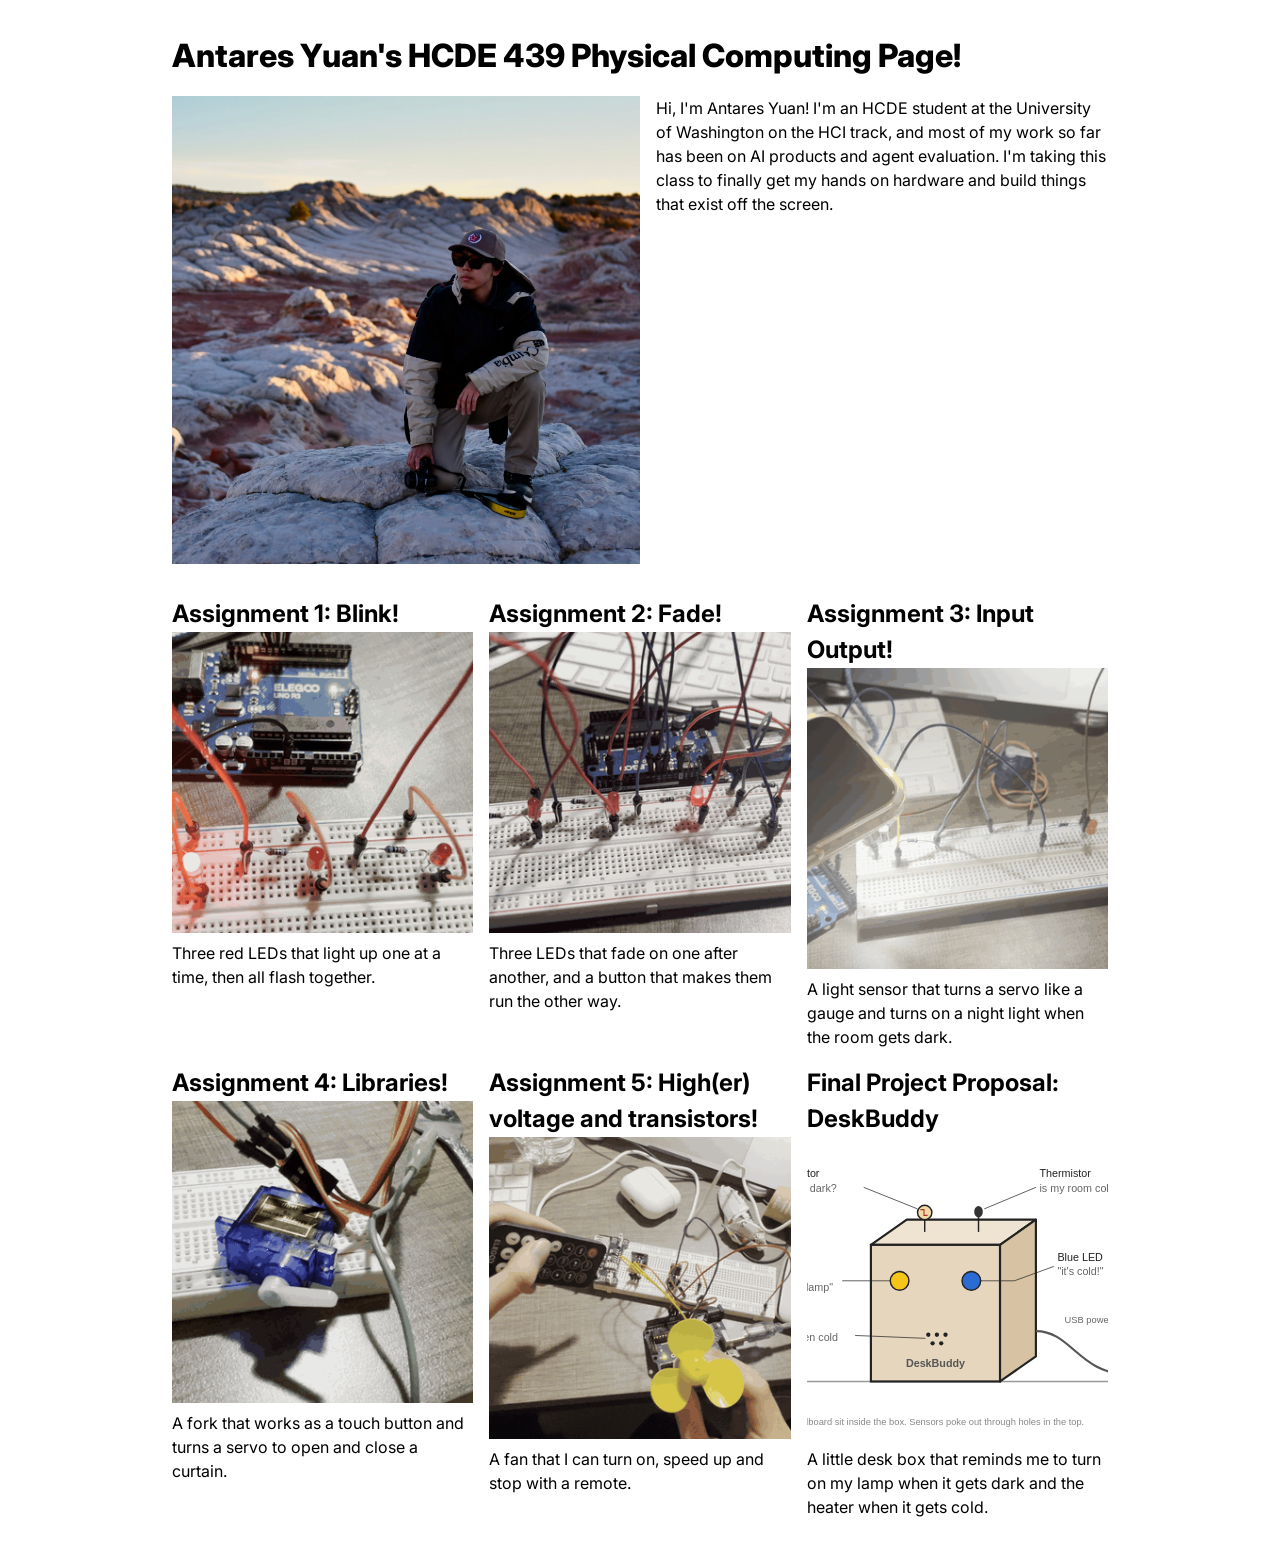
<file: docs/index.html>
<!DOCTYPE html>
<html>
  <head>
    <meta charset="utf-8" />
    <meta name="viewport" content="width=device-width, maximum-scale=1.0" />

    <title>Antares Yuan's HCDE 439 Physical Computing Page!</title>

    <link href="style.css" rel="stylesheet" />
  </head>
  <body>
    <h1>Antares Yuan's HCDE 439 Physical Computing Page!</h1>

    <div class="header">
      <img
        src="DSC_5016.jpg"
        alt="Antares Yuan crouching on white sandstone with a camera"
        style="aspect-ratio: 1; object-position: 72% center"
      />
      <p>
        Hi, I'm Antares Yuan! I'm an HCDE student at the University of
        Washington on the HCI track, and most of my work so far has been on AI
        products and agent evaluation. I'm taking this class to finally get my
        hands on hardware and build things that exist off the screen.
      </p>
    </div>

    <div class="grid">
      <div class="assignment">
        <a href="a1.html">
          <h2>Assignment 1: Blink!</h2>
          <img
            src="a1-thumb.gif"
            alt="Three red LEDs on a breadboard lighting up one at a time and then flashing together"
          />
        </a>
        <p>
          Three red LEDs that light up one at a time, then all flash together.
        </p>
      </div>

      <div class="assignment">
        <a href="a2.html">
          <h2>Assignment 2: Fade!</h2>
          <img
            src="a2-thumb.gif"
            alt="Three red LEDs fading on one after another, with a button that reverses the direction"
          />
        </a>
        <p>
          Three LEDs that fade on one after another, and a button that makes
          them run the other way.
        </p>
      </div>

      <div class="assignment">
        <a href="a3.html">
          <h2>Assignment 3: Input Output!</h2>
          <img
            src="a3-thumb.gif"
            alt="A servo and an LED reacting to light on a photoresistor"
          />
        </a>
        <p>
          A light sensor that turns a servo like a gauge and turns on a night
          light when the room gets dark.
        </p>
      </div>
      <div class="assignment">
        <a href="a4.html">
          <h2>Assignment 4: Libraries!</h2>
          <img
            src="a4-thumb.gif"
            alt="Touching a fork makes a servo turn to open a curtain"
          />
        </a>
        <p>
          A fork that works as a touch button and turns a servo to open and
          close a curtain.
        </p>
      </div>
      <div class="assignment">
        <a href="a5.html">
          <h2>Assignment 5: High(er) voltage and transistors!</h2>
          <img
            src="a5-thumb.gif"
            alt="A fan controlled by a remote through a MOSFET"
          />
        </a>
        <p>
          A fan that I can turn on, speed up and stop with a remote.
        </p>
      </div>
      <div class="assignment">
        <a href="proposal.html">
          <h2>Final Project Proposal: DeskBuddy</h2>
          <img
            src="proposal-sketch.svg"
            alt="Sketch of DeskBuddy, a little box with two sensors on top and two LEDs on the front"
          />
        </a>
        <p>
          A little desk box that reminds me to turn on my lamp when it gets dark and the heater when it gets cold.
        </p>
      </div>
    </div>
  </body>
</html>
</file>
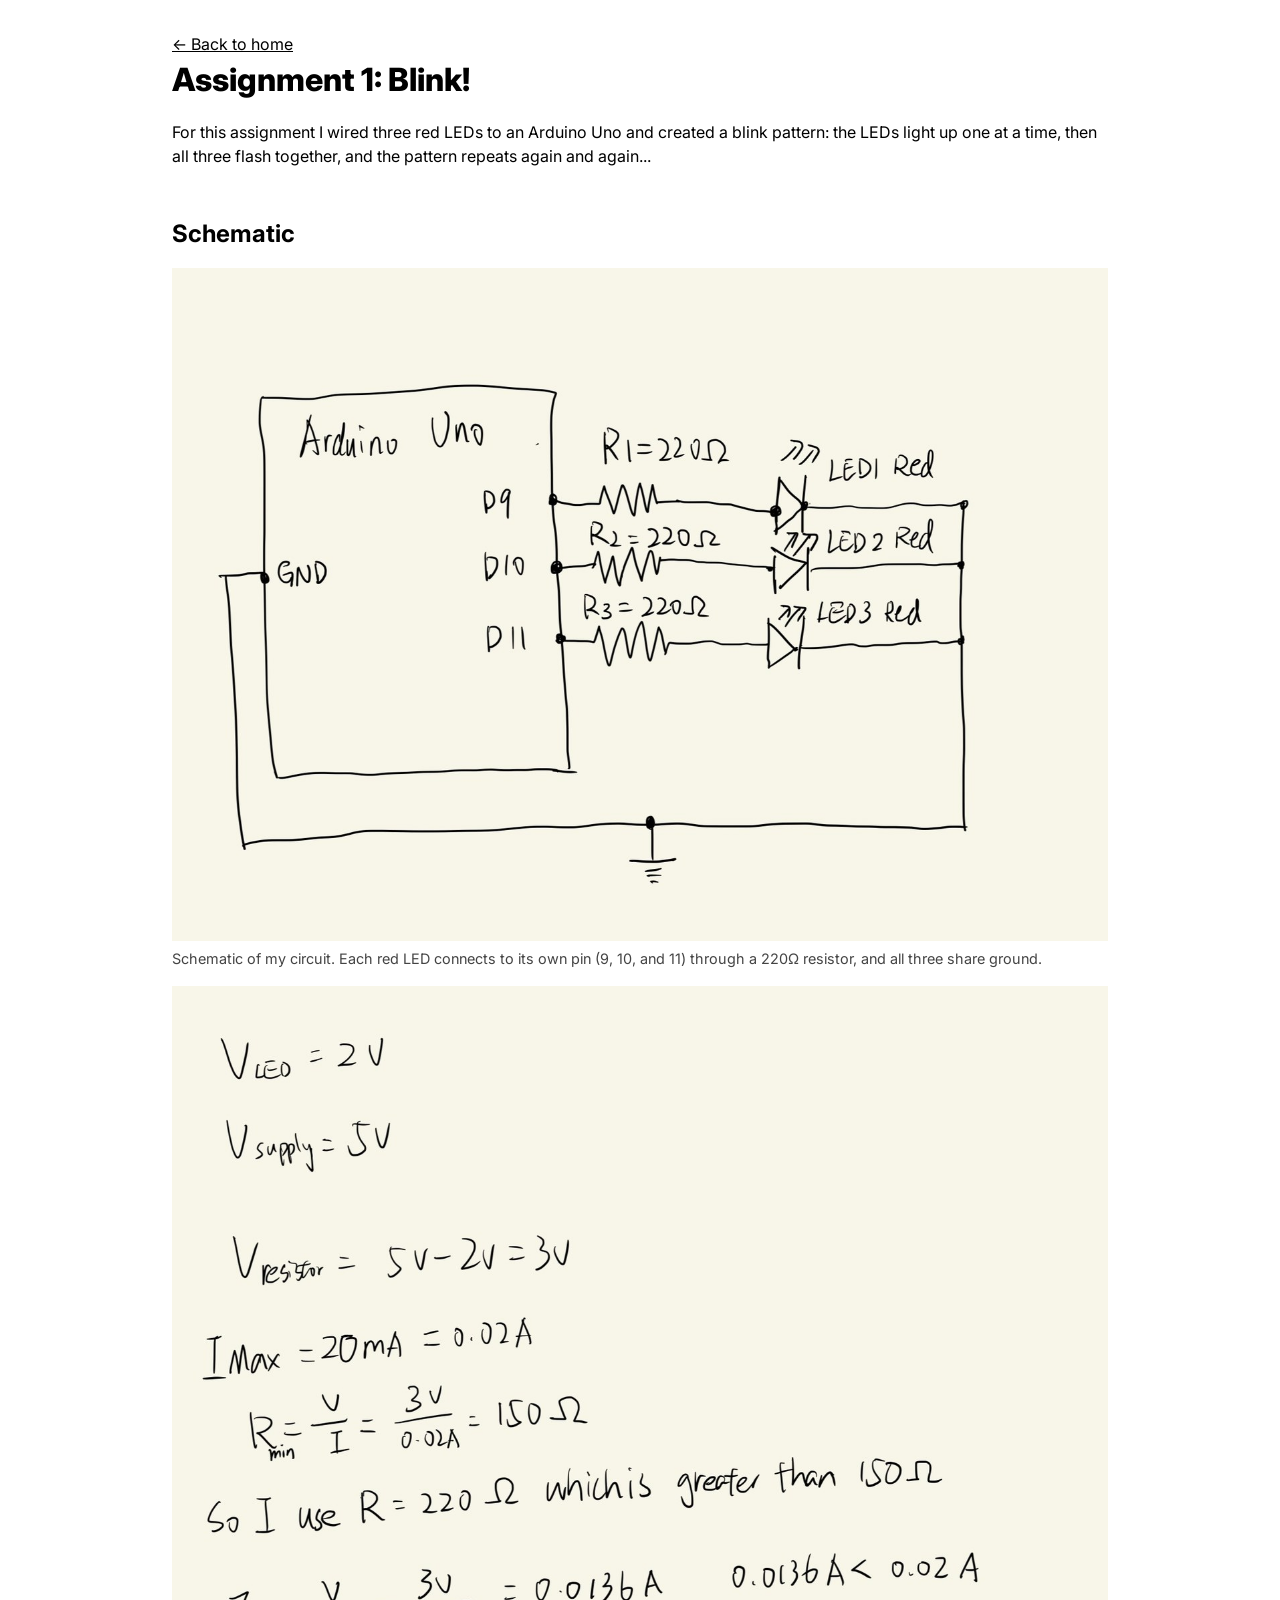
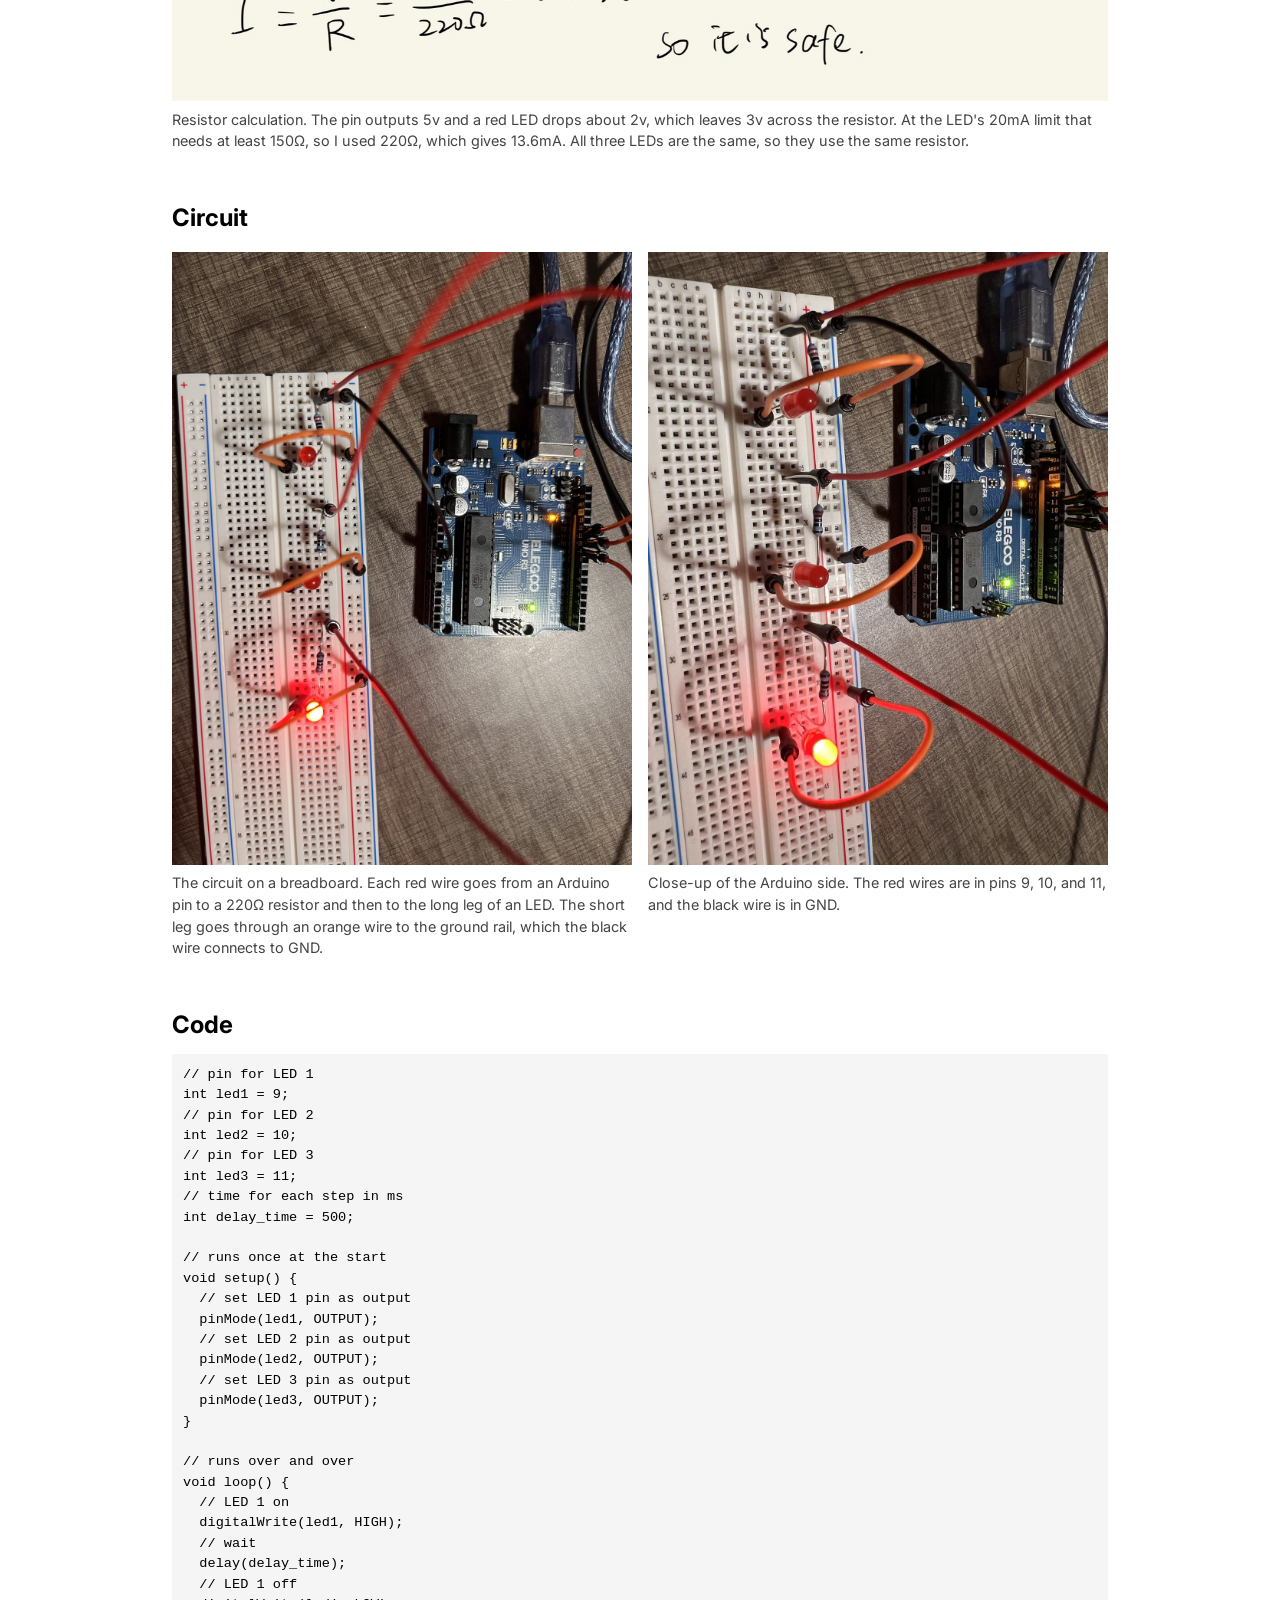
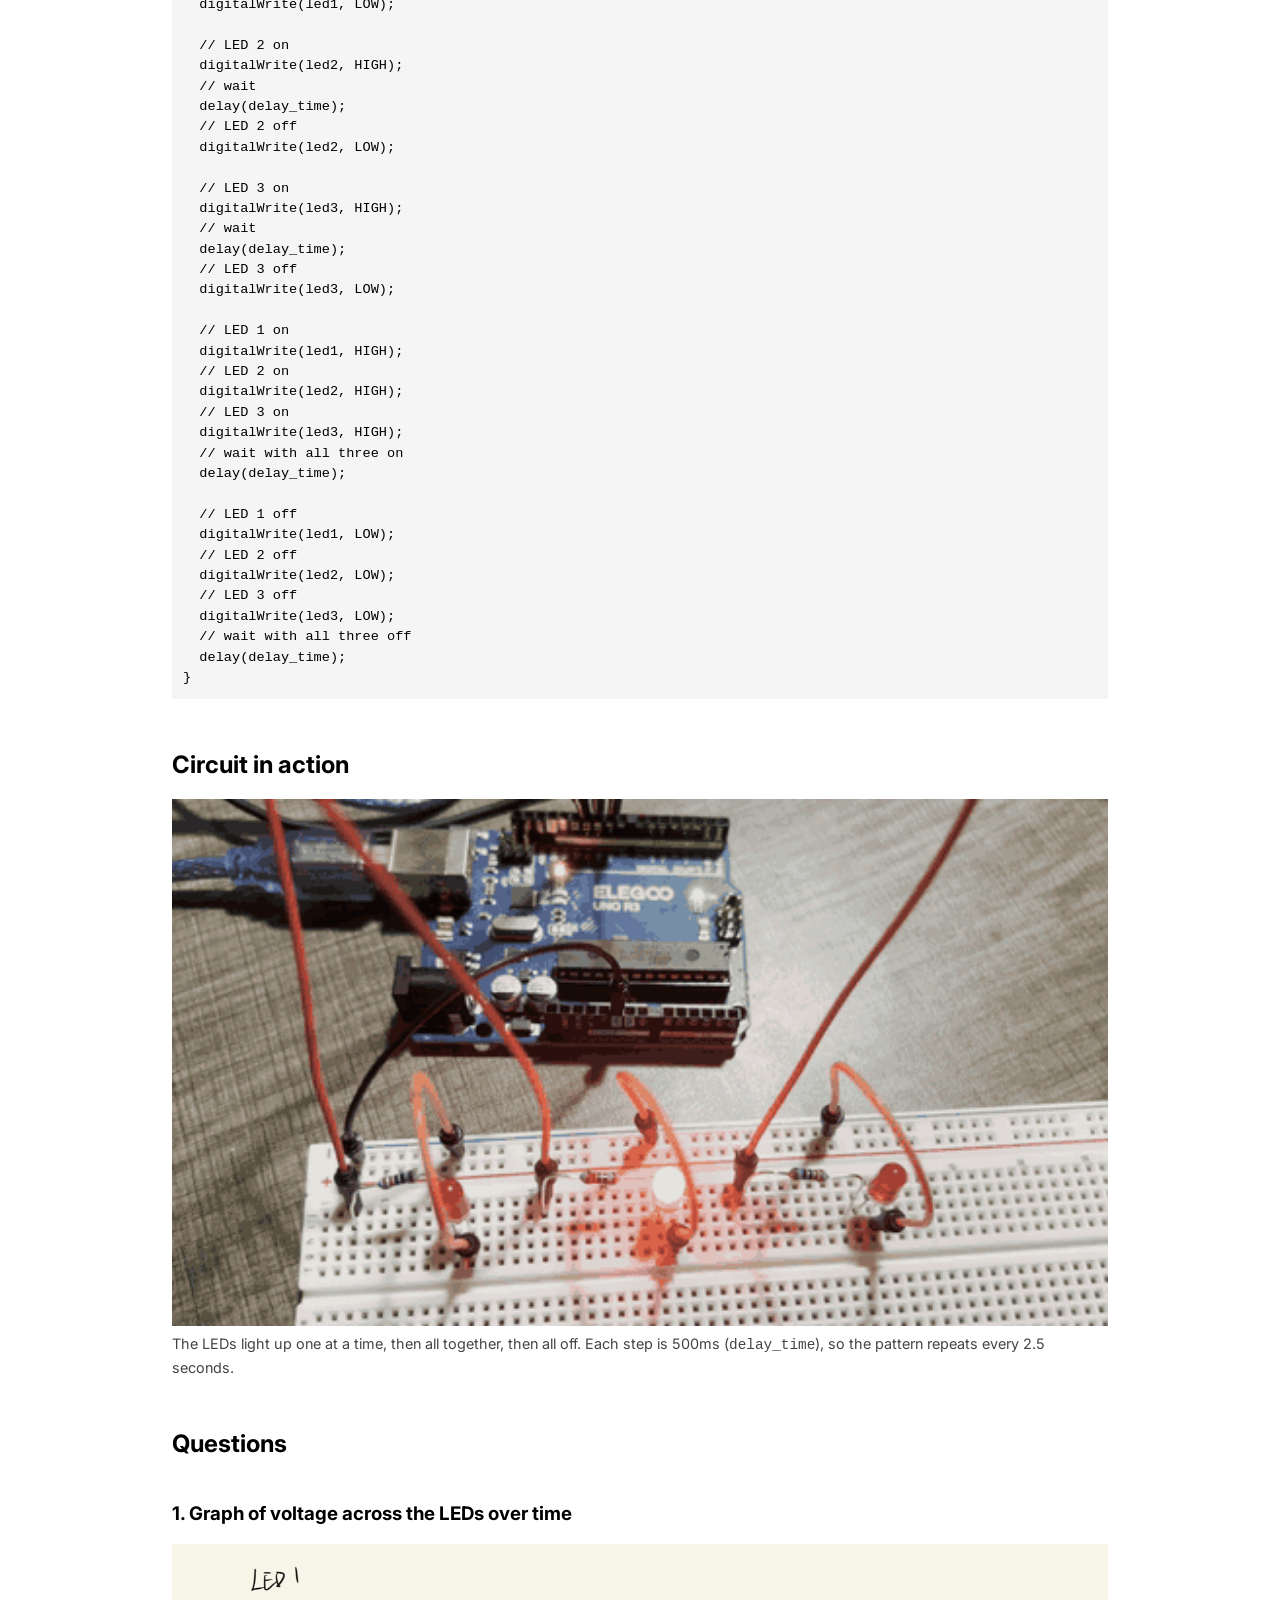
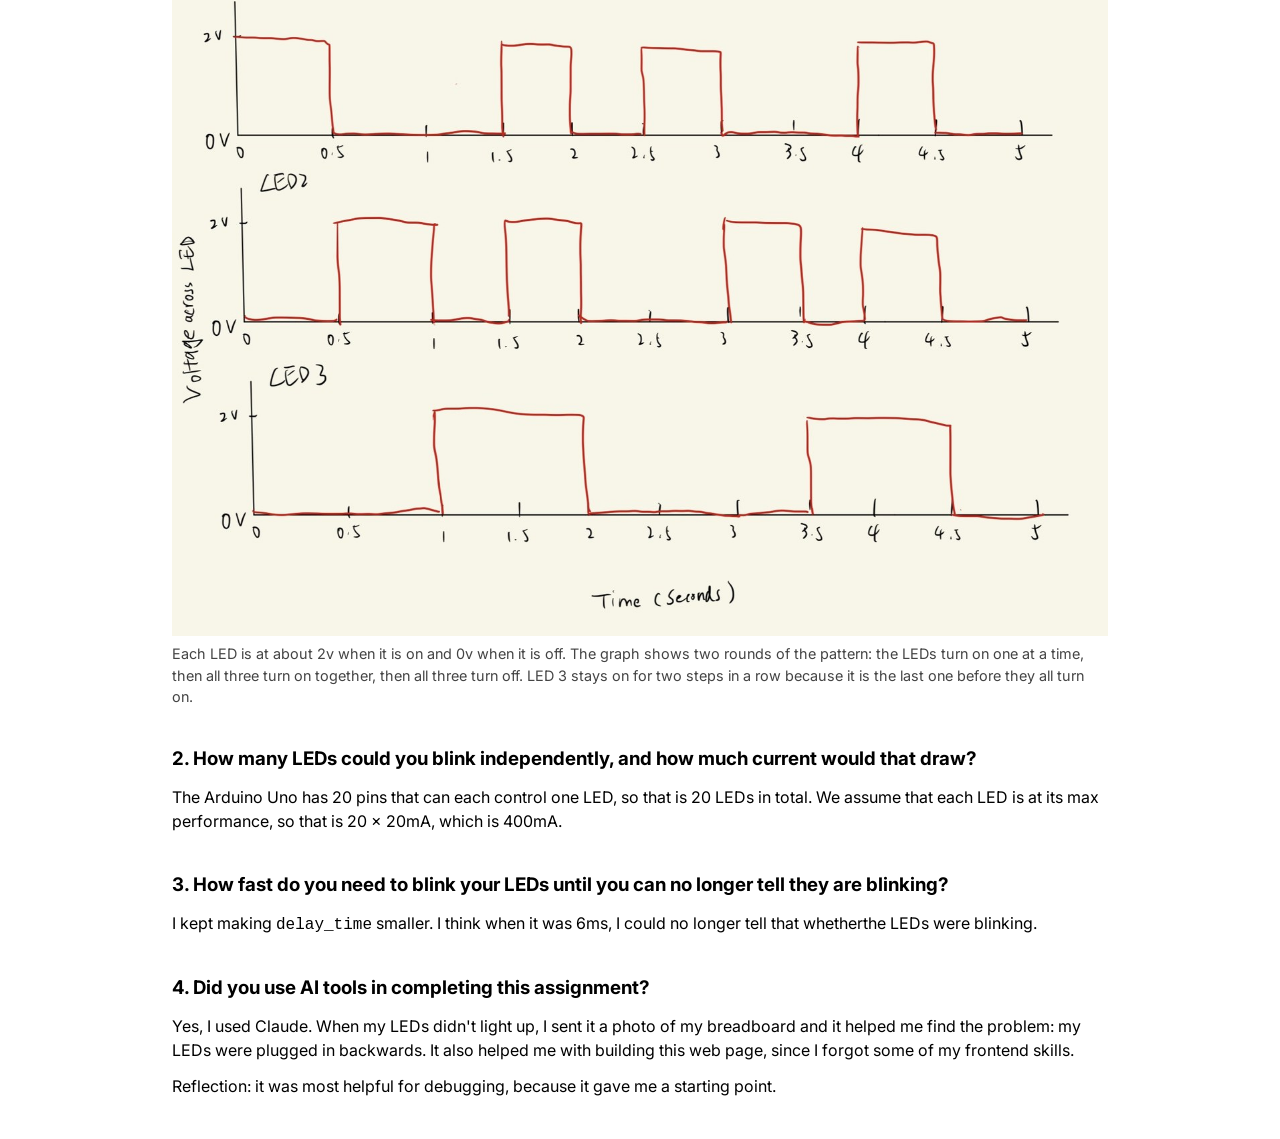
<file: docs/a1.html>
<!DOCTYPE html>
<html>
  <head>
    <meta charset="utf-8" />
    <meta name="viewport" content="width=device-width, maximum-scale=1.0" />

    <title>Antares Yuan's HCDE 439 Assignment 1: Blink!</title>

    <link href="style.css" rel="stylesheet" type="text/css" />
  </head>
  <body>
    <p class="back"><a href="index.html">&larr; Back to home</a></p>
    <h1>Assignment 1: Blink!</h1>
    <p class="intro">
      For this assignment I wired three red LEDs to an Arduino Uno and created
      a blink pattern: the LEDs light up one at a time, then all three flash
      together, and the pattern repeats again and again...
    </p>

    <section>
      <h2>Schematic</h2>
      <figure>
        <img
          src="a1-schematic.jpg"
          alt="Hand-drawn schematic: Arduino Uno pins 9, 10 and 11 each connect through a 220Ω resistor to a red LED, and all three LEDs return to GND"
        />
        <figcaption>
          Schematic of my circuit. Each red LED connects to its own pin (9,
          10, and 11) through a 220&Omega; resistor, and all three share
          ground.
        </figcaption>
      </figure>
      <figure>
        <img
          src="a1-calculation.jpg"
          alt="Handwritten resistor calculation ending with I = 3v / 220Ω = 0.0136A, which is less than 0.02A"
        />
        <figcaption>
          Resistor calculation. The pin outputs 5v and a red LED drops
          about 2v, which leaves 3v across the resistor. At the
          LED's 20mA limit that needs at least 150&Omega;, so I
          used 220&Omega;, which gives 13.6mA. All three LEDs are
          the same, so they use the same resistor.
        </figcaption>
      </figure>
    </section>

    <section>
      <h2>Circuit</h2>
      <div class="two-up">
        <figure>
          <img
            src="a1-circuit.jpg"
            alt="Top-down photo of the breadboard with three red LEDs, three resistors and jumper wires, next to the Arduino Uno"
          />
          <figcaption>
            The circuit on a breadboard. Each red wire goes from an Arduino
            pin to a 220&Omega; resistor and then to the long leg of an
            LED. The short leg goes through an orange wire to the ground rail,
            which the black wire connects to GND.
          </figcaption>
        </figure>
        <figure>
          <img
            src="a1-circuit-pins.jpg"
            alt="Closer photo showing the three red jumper wires plugged into pins 9, 10 and 11 on the Arduino Uno"
          />
          <figcaption>
            Close-up of the Arduino side. The red wires are in pins 9, 10,
            and 11, and the black wire is in GND.
          </figcaption>
        </figure>
      </div>
    </section>

    <section>
      <h2>Code</h2>
      <pre><code>// pin for LED 1
int led1 = 9;
// pin for LED 2
int led2 = 10;
// pin for LED 3
int led3 = 11;
// time for each step in ms
int delay_time = 500;

// runs once at the start
void setup() {
  // set LED 1 pin as output
  pinMode(led1, OUTPUT);
  // set LED 2 pin as output
  pinMode(led2, OUTPUT);
  // set LED 3 pin as output
  pinMode(led3, OUTPUT);
}

// runs over and over
void loop() {
  // LED 1 on
  digitalWrite(led1, HIGH);
  // wait
  delay(delay_time);
  // LED 1 off
  digitalWrite(led1, LOW);

  // LED 2 on
  digitalWrite(led2, HIGH);
  // wait
  delay(delay_time);
  // LED 2 off
  digitalWrite(led2, LOW);

  // LED 3 on
  digitalWrite(led3, HIGH);
  // wait
  delay(delay_time);
  // LED 3 off
  digitalWrite(led3, LOW);

  // LED 1 on
  digitalWrite(led1, HIGH);
  // LED 2 on
  digitalWrite(led2, HIGH);
  // LED 3 on
  digitalWrite(led3, HIGH);
  // wait with all three on
  delay(delay_time);

  // LED 1 off
  digitalWrite(led1, LOW);
  // LED 2 off
  digitalWrite(led2, LOW);
  // LED 3 off
  digitalWrite(led3, LOW);
  // wait with all three off
  delay(delay_time);
}</code></pre>
    </section>

    <section>
      <h2>Circuit in action</h2>
      <figure>
        <img
          src="a1-blink.gif"
          alt="Animated GIF of the three red LEDs lighting up one at a time and then flashing together"
        />
        <figcaption>
          The LEDs light up one at a time, then all together, then all off.
          Each step is 500ms (<code>delay_time</code>), so the pattern
          repeats every 2.5 seconds.
        </figcaption>
      </figure>
    </section>

    <section>
      <h2>Questions</h2>

      <h3>1. Graph of voltage across the LEDs over time</h3>
      <figure>
        <img
          src="a1-q1-graph.jpg"
          alt="Hand-drawn graphs of voltage over time for LED 1, LED 2 and LED 3, each switching between 0v and 2v"
        />
        <figcaption>
          Each LED is at about 2v when it is on and 0v when it is off. The
          graph shows two rounds of the pattern: the LEDs turn on one at a
          time, then all three turn on together, then all three turn off.
          LED&nbsp;3 stays on for two steps in a row because it is the last
          one before they all turn on.
        </figcaption>
      </figure>

      <h3>2. How many LEDs could you blink independently, and how much current would that draw?</h3>
      <p>
        The Arduino Uno has 20 pins that can each control one LED, so that is
        20 LEDs in total. We assume that each LED is at its max performance,
        so that is 20 x 20mA, which is 400mA.
      </p>

      <h3>3. How fast do you need to blink your LEDs until you can no longer tell they are blinking?</h3>
      <p>
        I kept making <code>delay_time</code> smaller. I think when it was 6ms, I
        could no longer tell that whetherthe LEDs were blinking.
      </p>

      <h3>4. Did you use AI tools in completing this assignment?</h3>
      <p>
        Yes, I used Claude. When my LEDs didn't light up, I sent it a photo
        of my breadboard and it helped me find the problem: my LEDs were
        plugged in backwards. It also helped me with
        building this web page, since I forgot some of my frontend skills.
      </p>
      <p>
        Reflection: it was most helpful for debugging, because it gave me a
        starting point.
      </p>
    </section>
  </body>
</html>
</file>
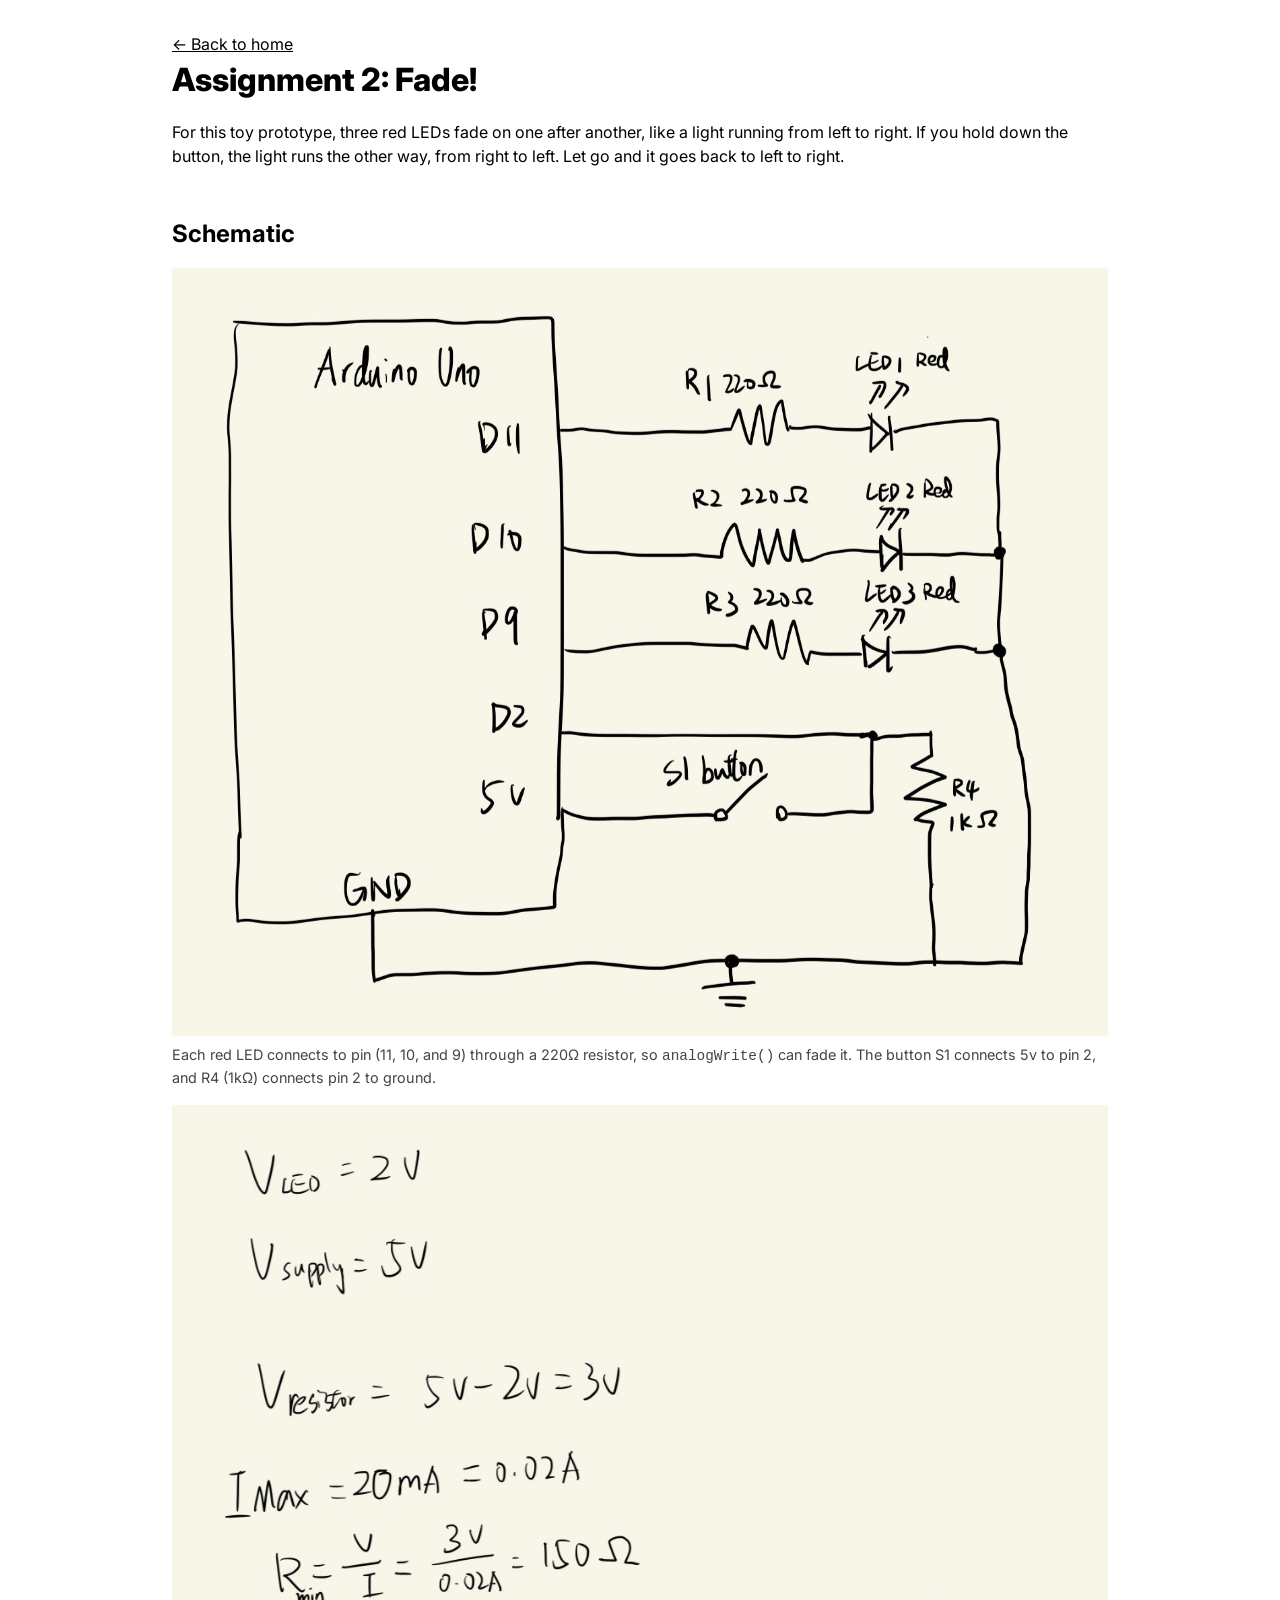
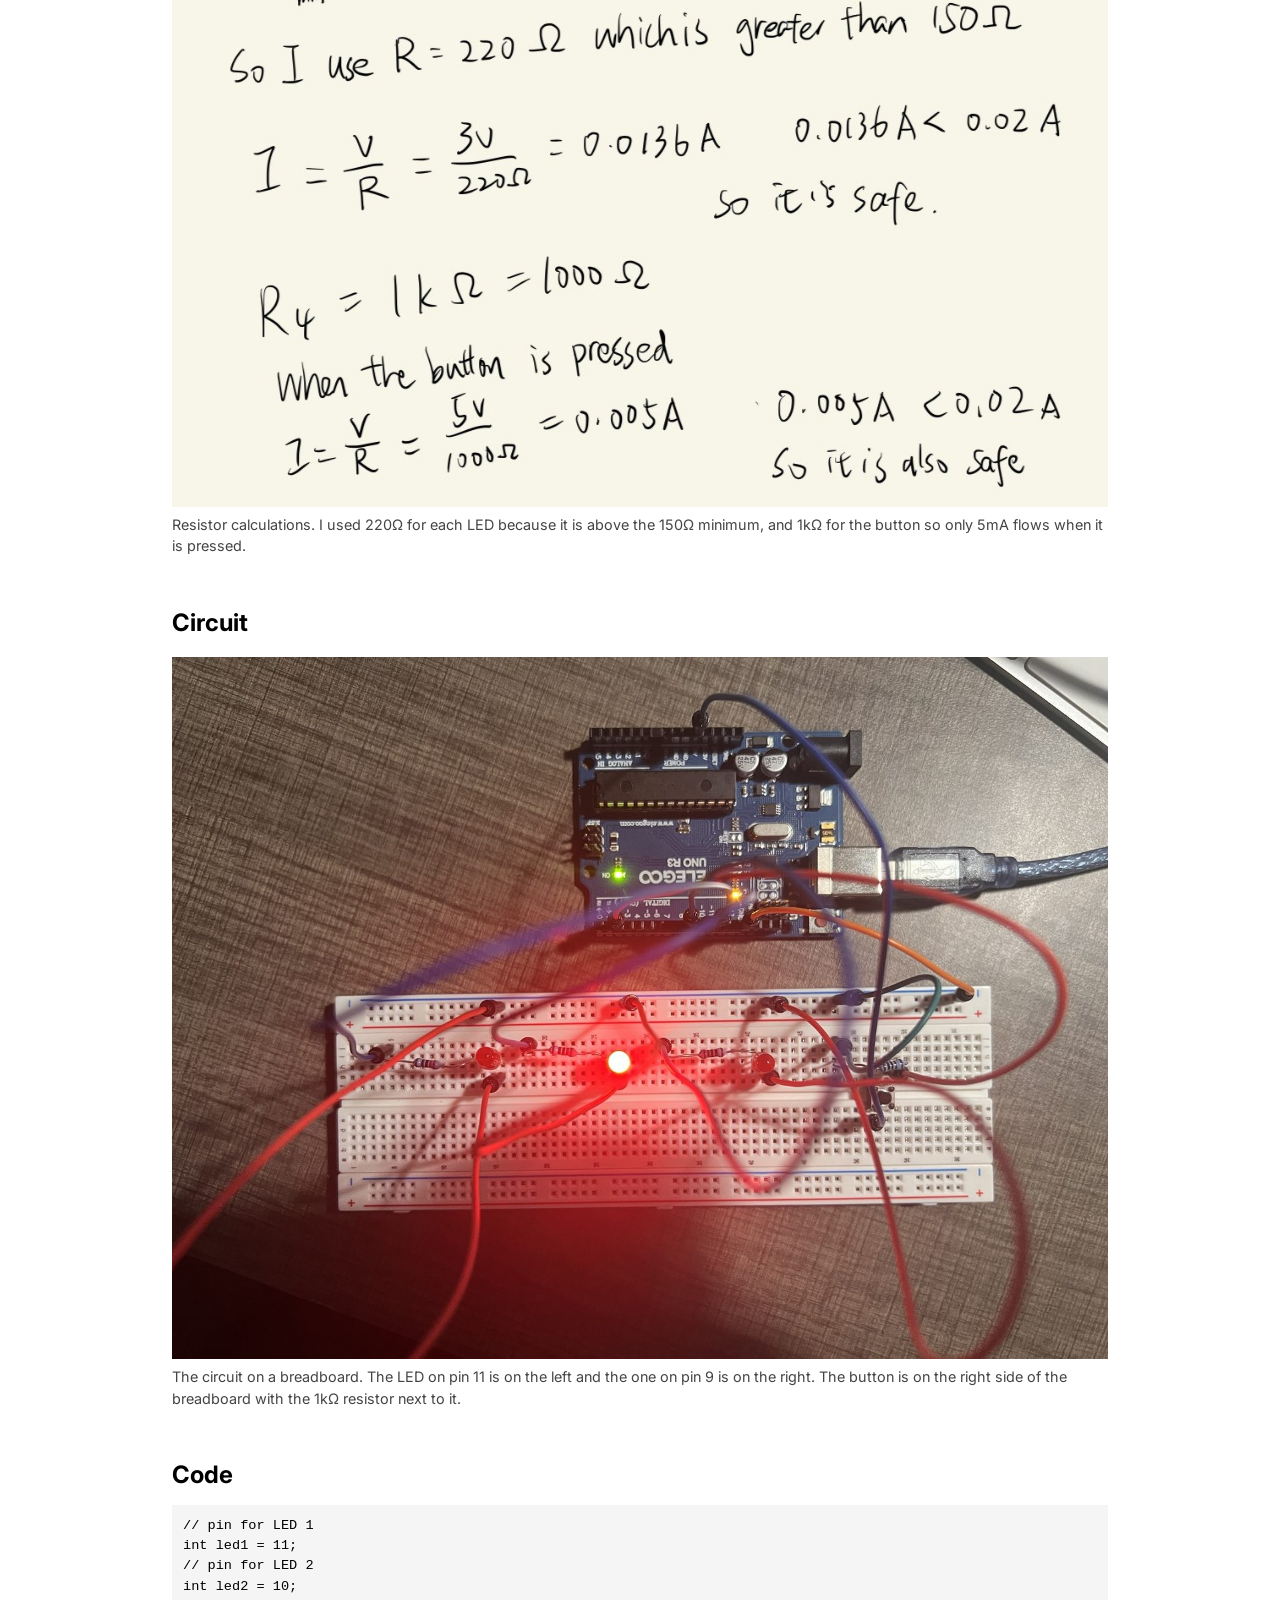
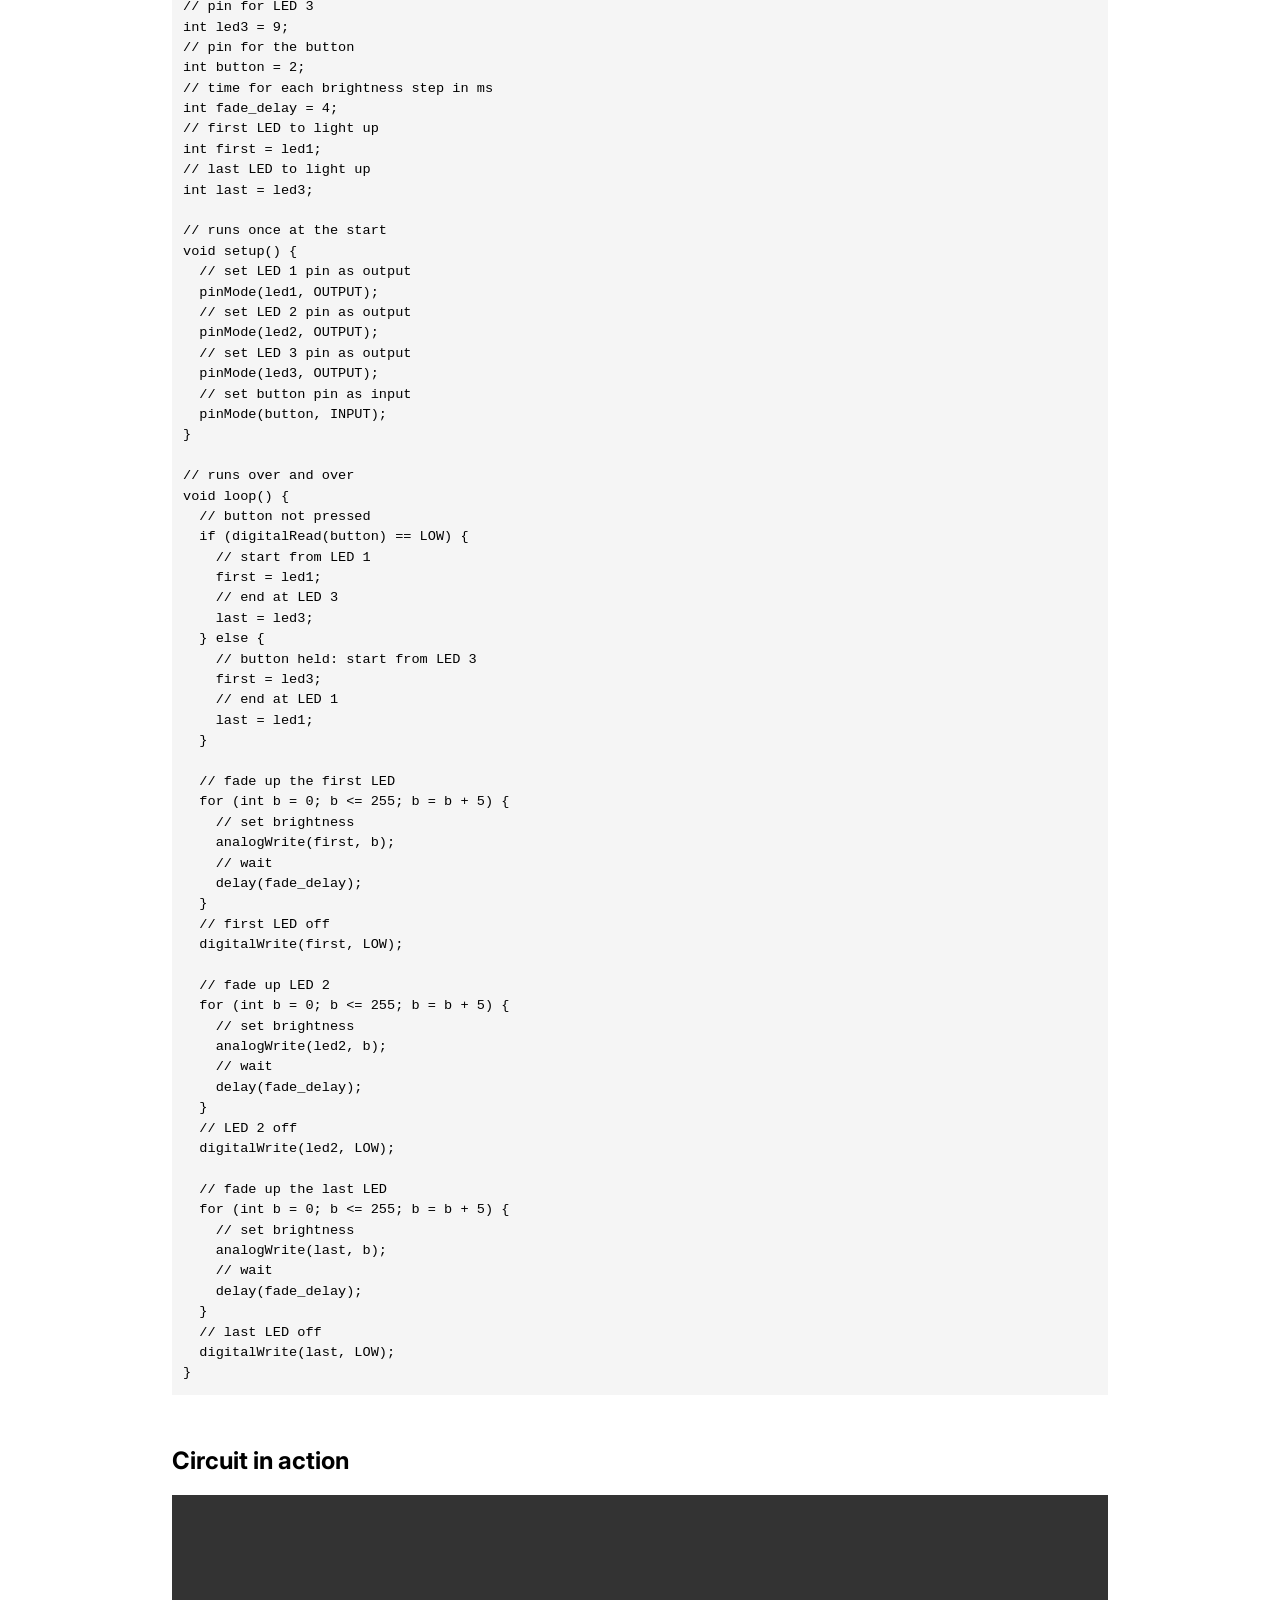
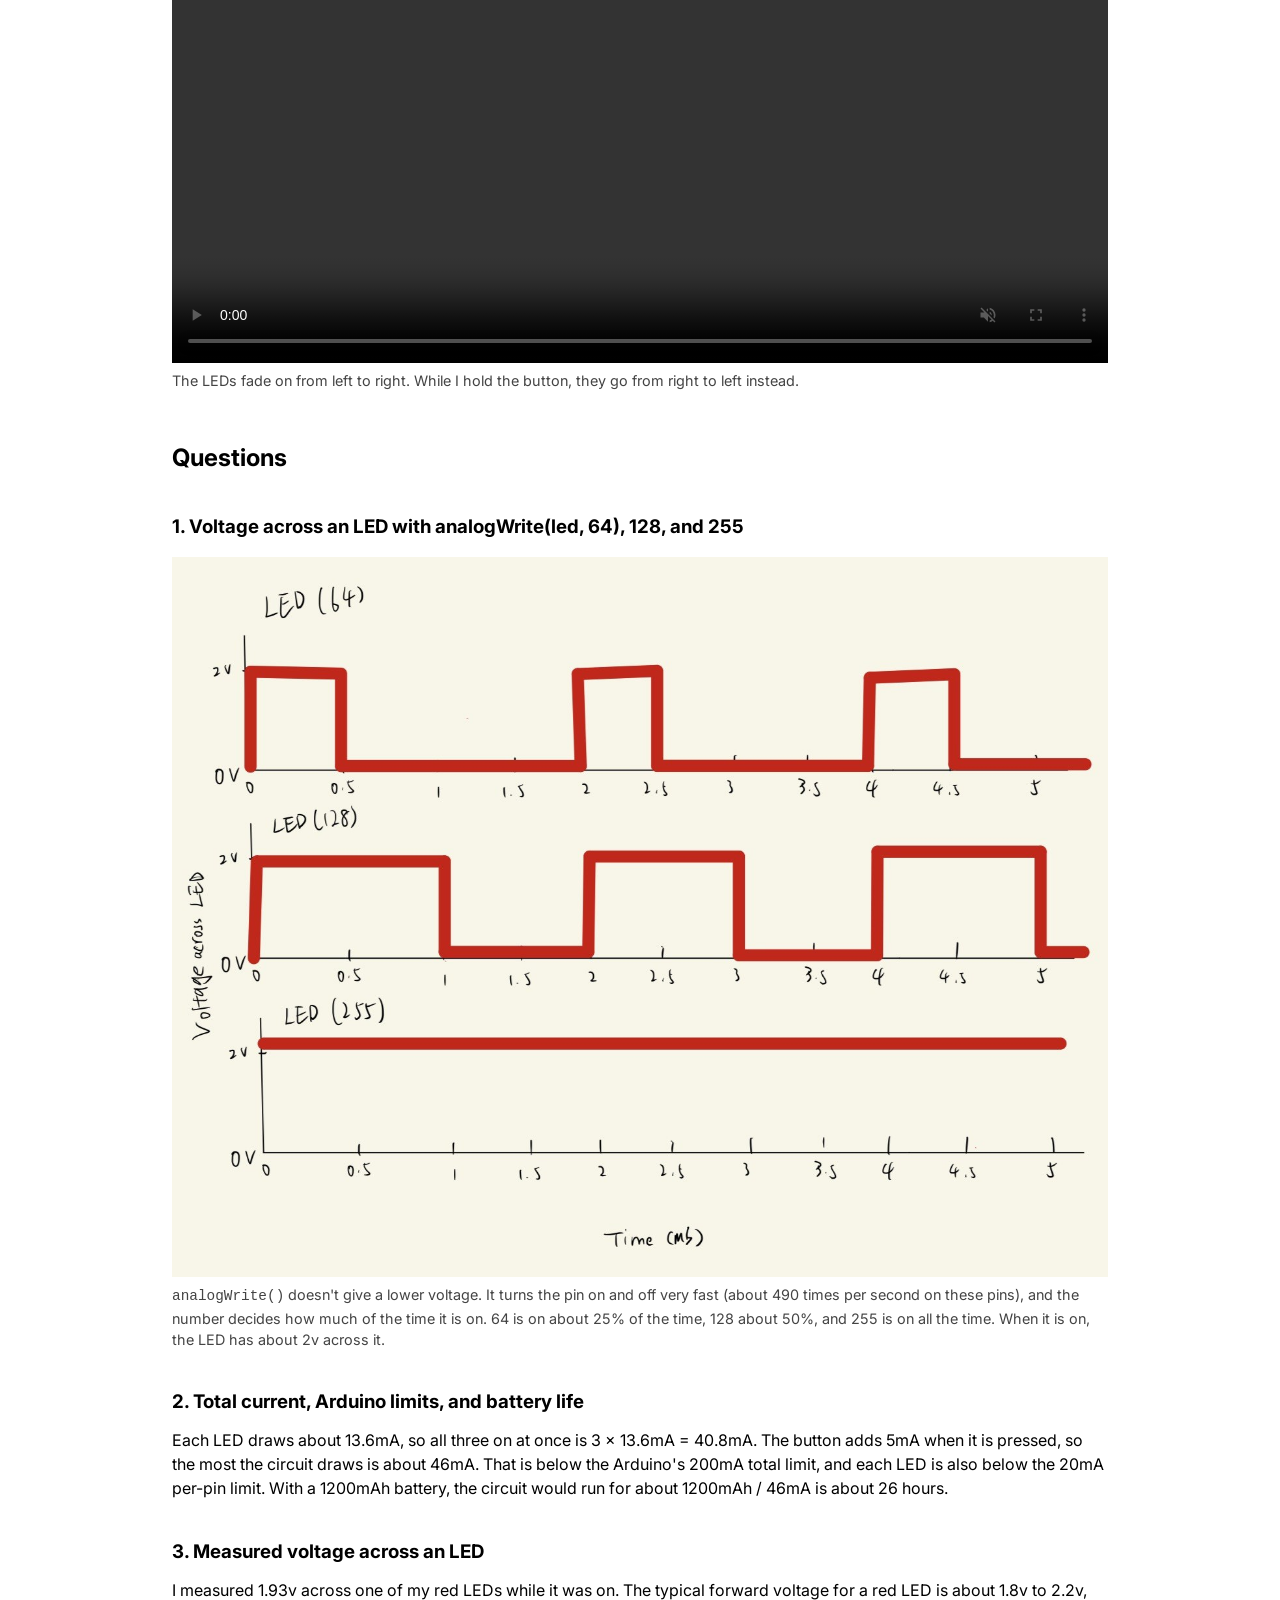
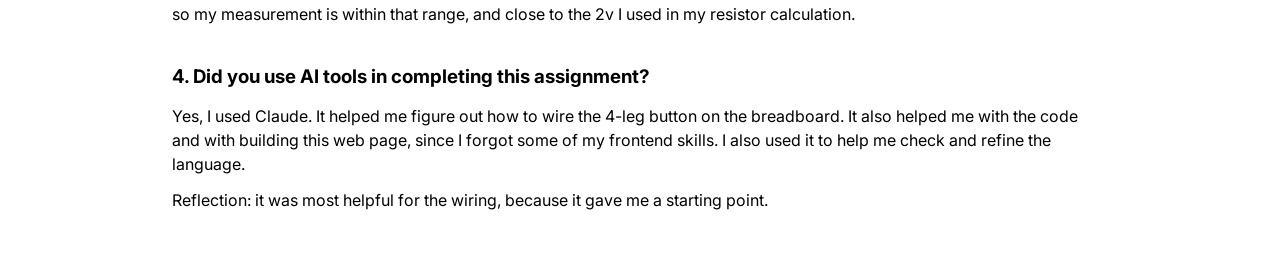
<file: docs/a2.html>
<!DOCTYPE html>
<html>
  <head>
    <meta charset="utf-8" />
    <meta name="viewport" content="width=device-width, maximum-scale=1.0" />

    <title>Antares Yuan's HCDE 439 Assignment 2: Fade!</title>

    <link href="style.css" rel="stylesheet" type="text/css" />
  </head>
  <body>
    <p class="back"><a href="index.html">&larr; Back to home</a></p>
    <h1>Assignment 2: Fade!</h1>
    <p class="intro">
      For this toy prototype, three red LEDs fade on one after another, like a
      light running from left to right. If you hold down the button, the light
      runs the other way, from right to left. Let go and it goes back to left
      to right.
    </p>

    <section>
      <h2>Schematic</h2>
      <figure>
        <img
          src="a2-schematic.jpg"
          alt="Hand-drawn schematic: Arduino pins 11, 10 and 9 each connect through a 220 ohm resistor to a red LED and then to ground. 5v connects through button S1 to pin 2, and a 1k ohm resistor connects pin 2 to ground."
        />
        <figcaption>
          Each red LED connects to pin (11, 10, and 9) through a 220&Omega;
          resistor, so <code>analogWrite()</code> can fade it. The
          button S1 connects 5v to pin 2, and R4 (1k&Omega;) connects pin 2 to
          ground.
        </figcaption>
      </figure>

      <figure>
        <img
          src="a2-calculation.jpg"
          alt="Handwritten resistor calculations: 3v / 0.02A = 150 ohm minimum so 220 ohm is used, giving 0.0136A; for the button, 5v / 1000 ohm = 0.005A"
        />
        <figcaption>
          Resistor calculations. I used 220&Omega; for each LED because it is
          above the 150&Omega; minimum, and 1k&Omega; for the button so only
          5mA flows when it is pressed.
        </figcaption>
      </figure>
    </section>

    <section>
      <h2>Circuit</h2>
      <figure>
        <img
          src="a2-circuit.jpg"
          alt="Top-down photo of the breadboard with three red LEDs, their resistors, a button and a 1k ohm resistor, wired to the Arduino Uno"
        />
        <figcaption>
          The circuit on a breadboard. The LED on pin 11 is on the left and
          the one on pin 9 is on the right. The button is on the right side of
          the breadboard with the 1k&Omega; resistor next to it.
        </figcaption>
      </figure>
    </section>

    <section>
      <h2>Code</h2>
      <pre><code>// pin for LED 1
int led1 = 11;
// pin for LED 2
int led2 = 10;
// pin for LED 3
int led3 = 9;
// pin for the button
int button = 2;
// time for each brightness step in ms
int fade_delay = 4;
// first LED to light up
int first = led1;
// last LED to light up
int last = led3;

// runs once at the start
void setup() {
  // set LED 1 pin as output
  pinMode(led1, OUTPUT);
  // set LED 2 pin as output
  pinMode(led2, OUTPUT);
  // set LED 3 pin as output
  pinMode(led3, OUTPUT);
  // set button pin as input
  pinMode(button, INPUT);
}

// runs over and over
void loop() {
  // button not pressed
  if (digitalRead(button) == LOW) {
    // start from LED 1
    first = led1;
    // end at LED 3
    last = led3;
  } else {
    // button held: start from LED 3
    first = led3;
    // end at LED 1
    last = led1;
  }

  // fade up the first LED
  for (int b = 0; b &lt;= 255; b = b + 5) {
    // set brightness
    analogWrite(first, b);
    // wait
    delay(fade_delay);
  }
  // first LED off
  digitalWrite(first, LOW);

  // fade up LED 2
  for (int b = 0; b &lt;= 255; b = b + 5) {
    // set brightness
    analogWrite(led2, b);
    // wait
    delay(fade_delay);
  }
  // LED 2 off
  digitalWrite(led2, LOW);

  // fade up the last LED
  for (int b = 0; b &lt;= 255; b = b + 5) {
    // set brightness
    analogWrite(last, b);
    // wait
    delay(fade_delay);
  }
  // last LED off
  digitalWrite(last, LOW);
}</code></pre>
    </section>

    <section>
      <h2>Circuit in action</h2>
      <figure>
        <video
          src="a2-demo.mp4"
          controls
          muted
          loop
          playsinline
          width="100%"
        ></video>
        <figcaption>
          The LEDs fade on from left to right. While I hold the button, they
          go from right to left instead.
        </figcaption>
      </figure>
    </section>

    <section>
      <h2>Questions</h2>

      <h3>1. Voltage across an LED with analogWrite(led, 64), 128, and 255</h3>
      <figure>
        <img
          src="a2-q1-graph.jpg"
          alt="Hand-drawn graphs of voltage across an LED over 5 milliseconds: square waves that are high about 25% of the time, about 50% of the time, and a flat line that is always high"
        />
        <figcaption>
          <code>analogWrite()</code> doesn't give a lower voltage. It turns
          the pin on and off very fast (about 490 times per second on these
          pins), and the number decides how much of the time it is on. 64 is
          on about 25% of the time, 128 about 50%, and 255 is on all the time.
          When it is on, the LED has about 2v across it.
        </figcaption>
      </figure>

      <h3>2. Total current, Arduino limits, and battery life</h3>
      <p>
        Each LED draws about 13.6mA, so all three on at once is 3 x 13.6mA =
        40.8mA. The button adds 5mA when it is pressed, so the most the
        circuit draws is about 46mA. That is below the Arduino's 200mA total
        limit, and each LED is also below the 20mA per-pin limit. With a
        1200mAh battery, the circuit would run for about 1200mAh / 46mA is
        about 26 hours.
      </p>

      <h3>3. Measured voltage across an LED</h3>
      <p>
        I measured 1.93v across one of my red LEDs while it was on. The
        typical forward voltage for a red LED is about 1.8v to 2.2v, so my
        measurement is within that range, and close to the 2v I used in my
        resistor calculation.
      </p>

      <h3>4. Did you use AI tools in completing this assignment?</h3>
      <p>
        Yes, I used Claude. It helped me figure out how to wire the 4-leg
        button on the breadboard. It also helped me with the code and with
        building this web page, since I forgot some of my frontend skills. I also used it to help
        me check and refine the language.
      </p>
      <p>
        Reflection: it was most helpful for the wiring, because it gave me a
        starting point.
      </p>
    </section>
  </body>
</html>
</file>
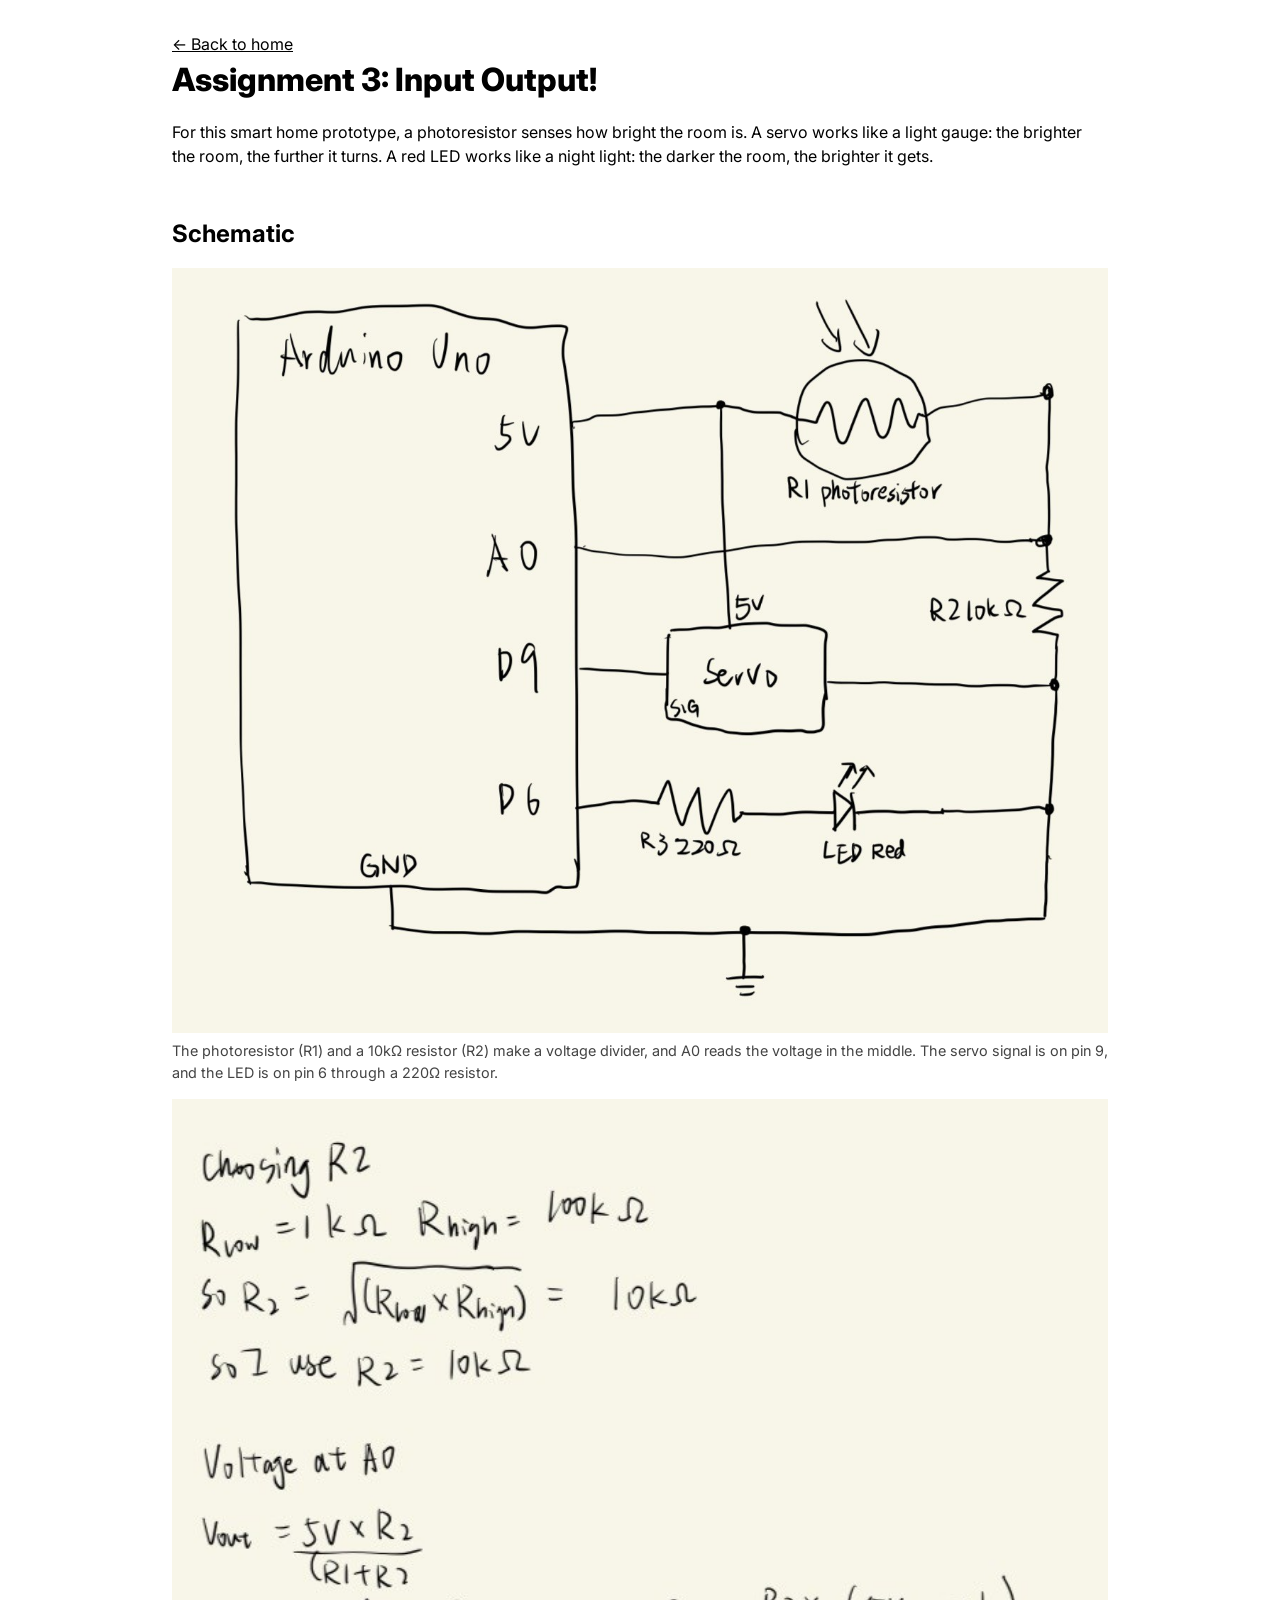
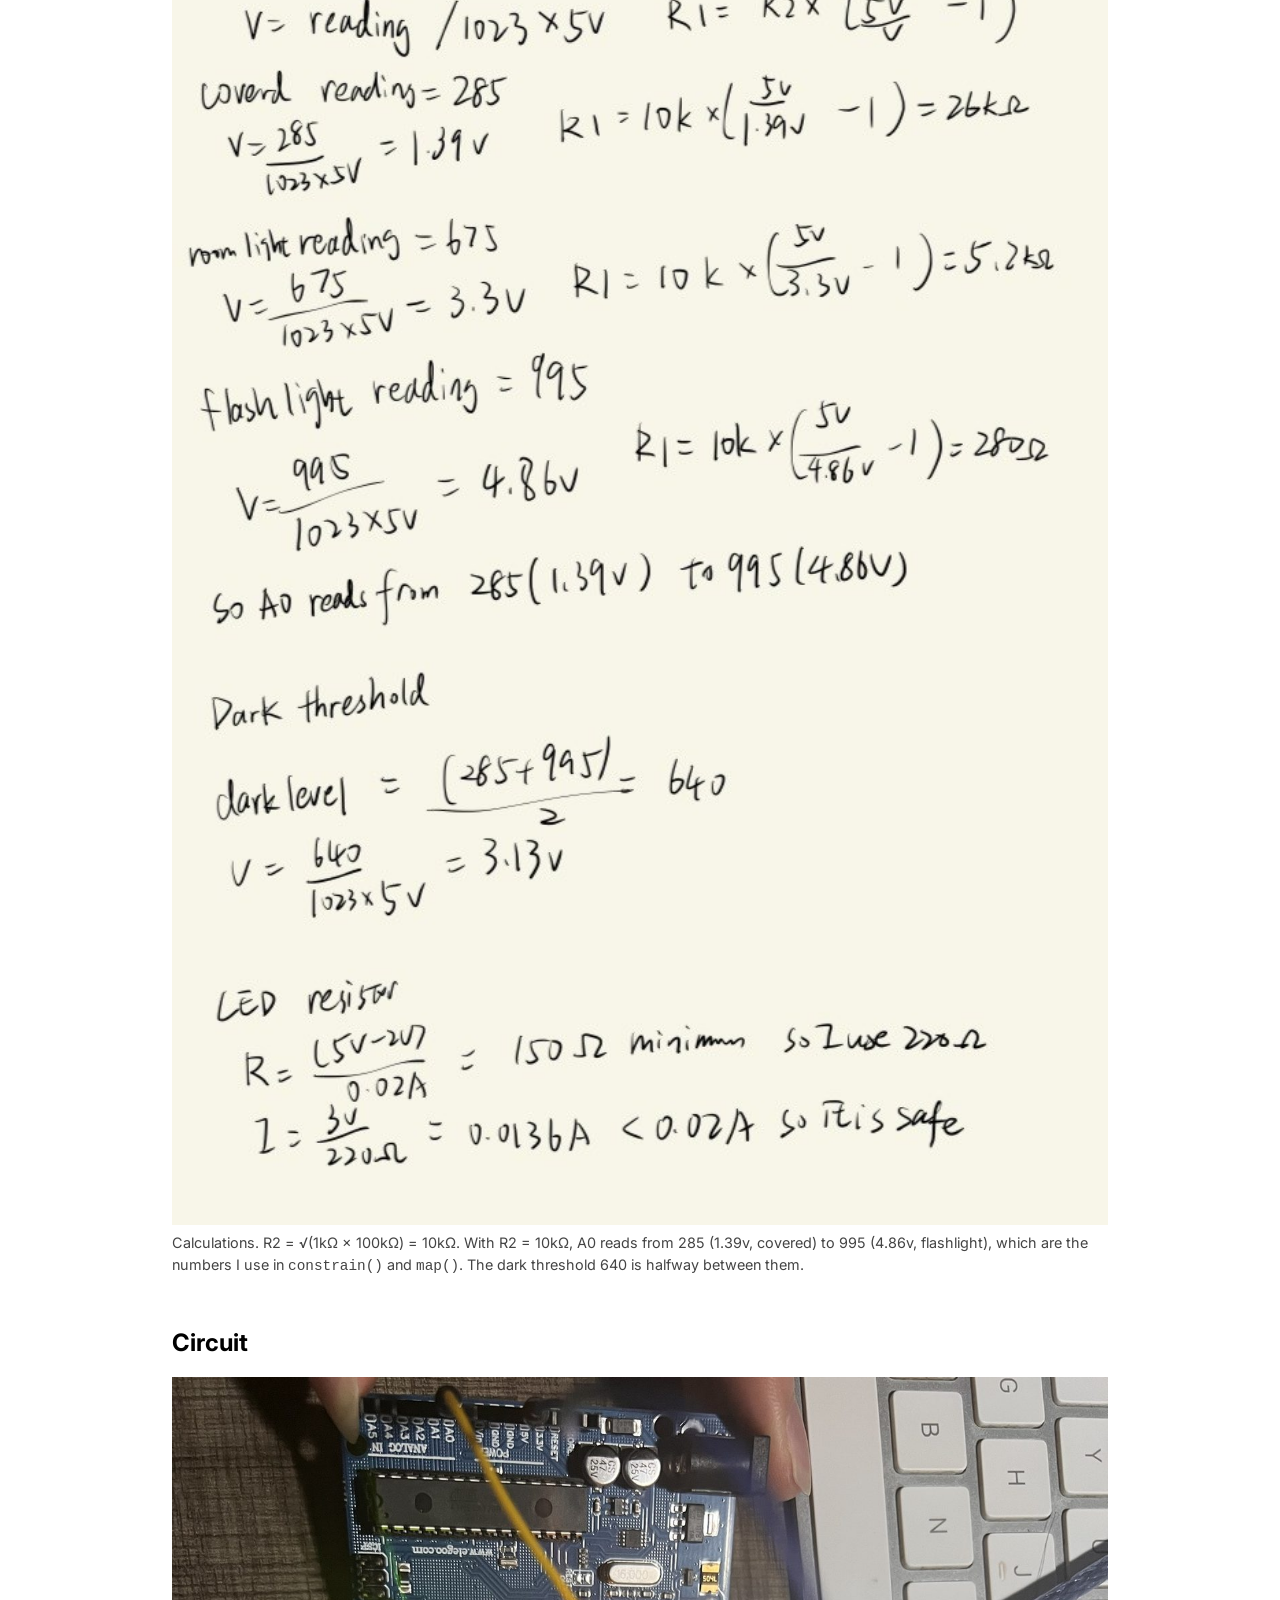
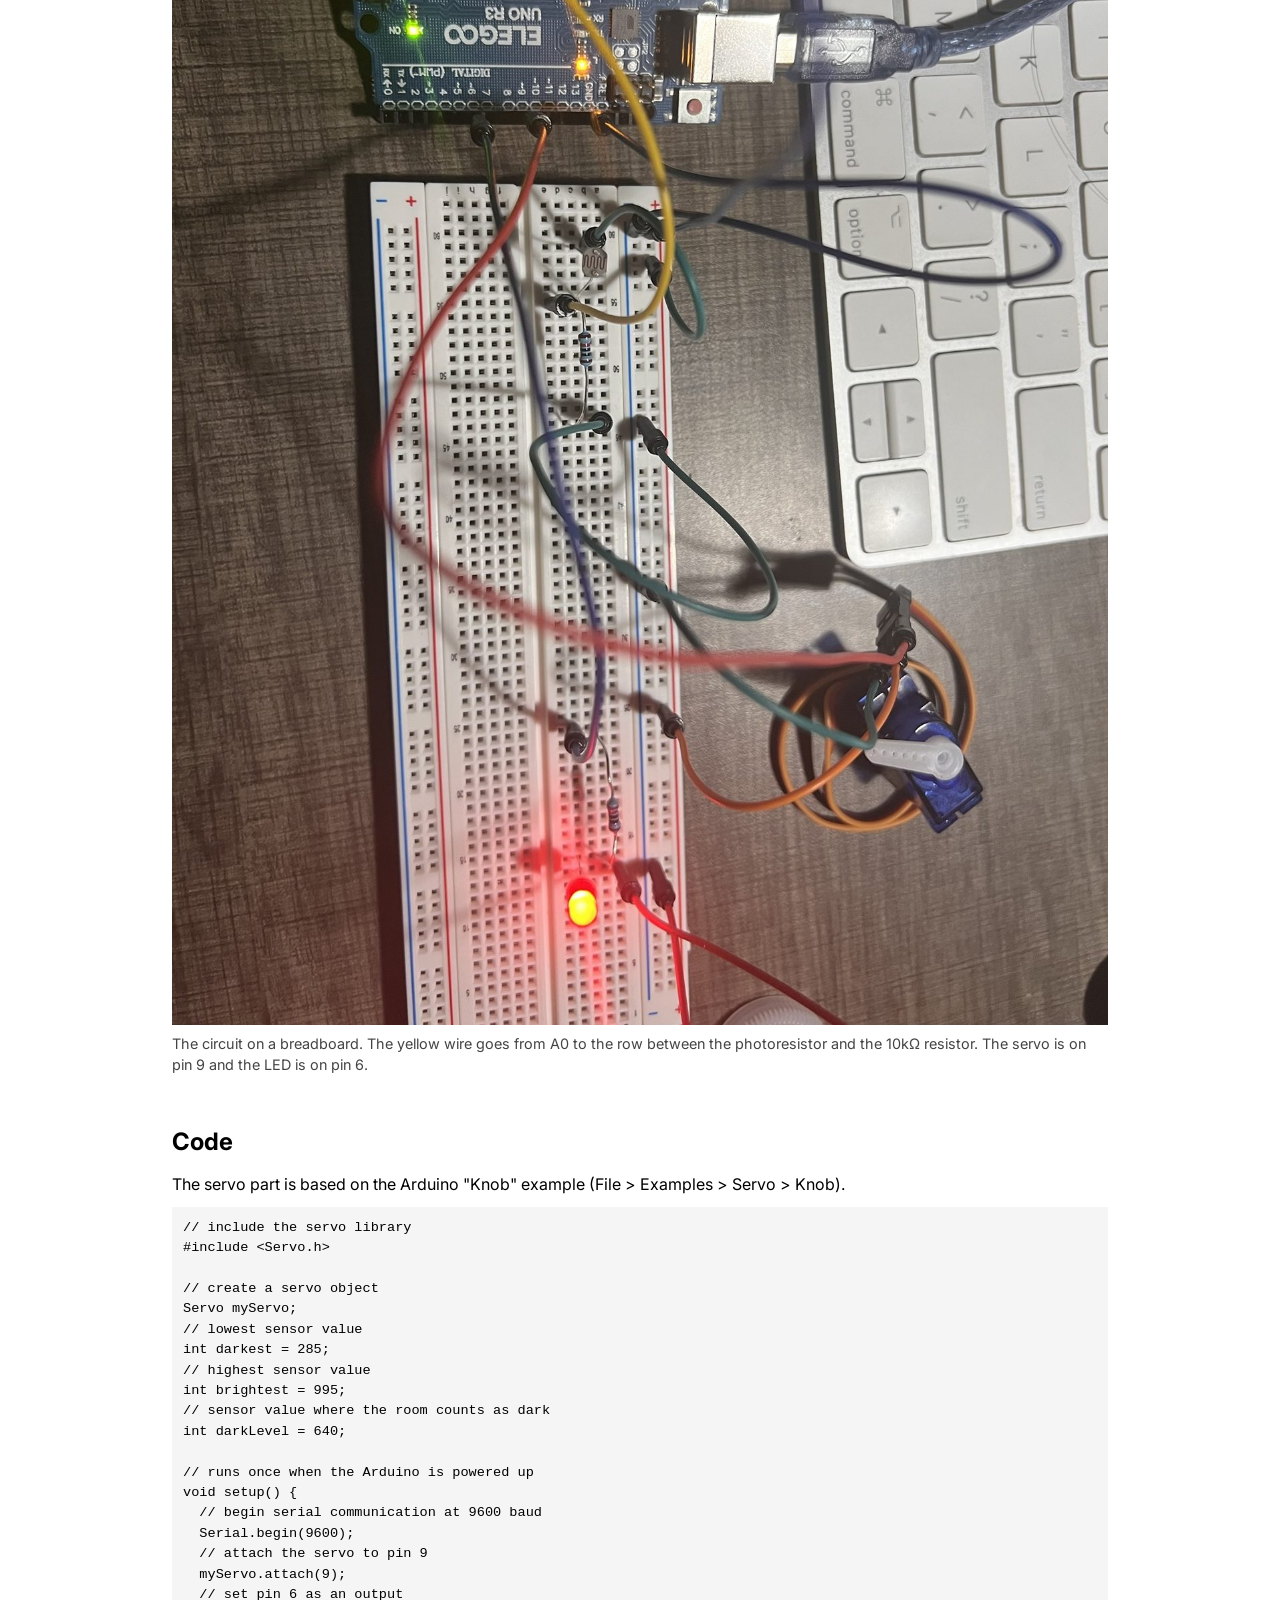
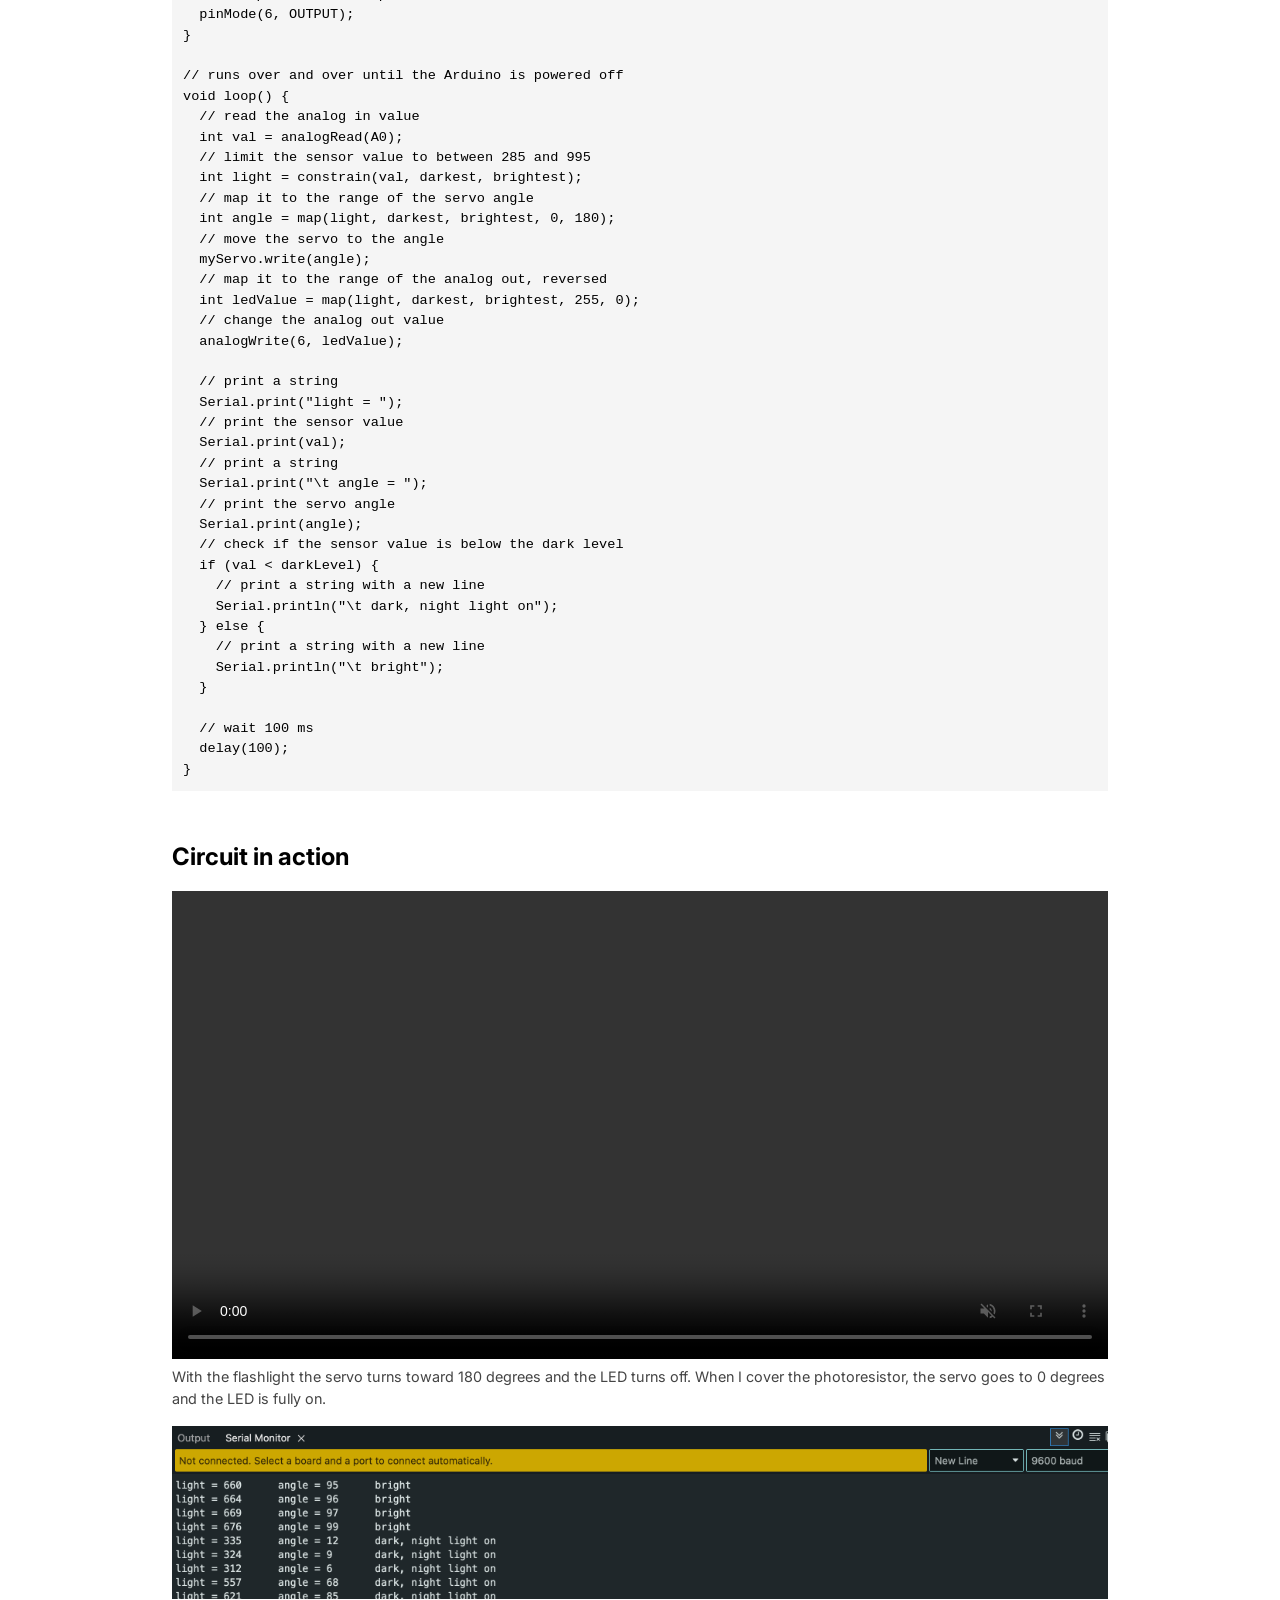
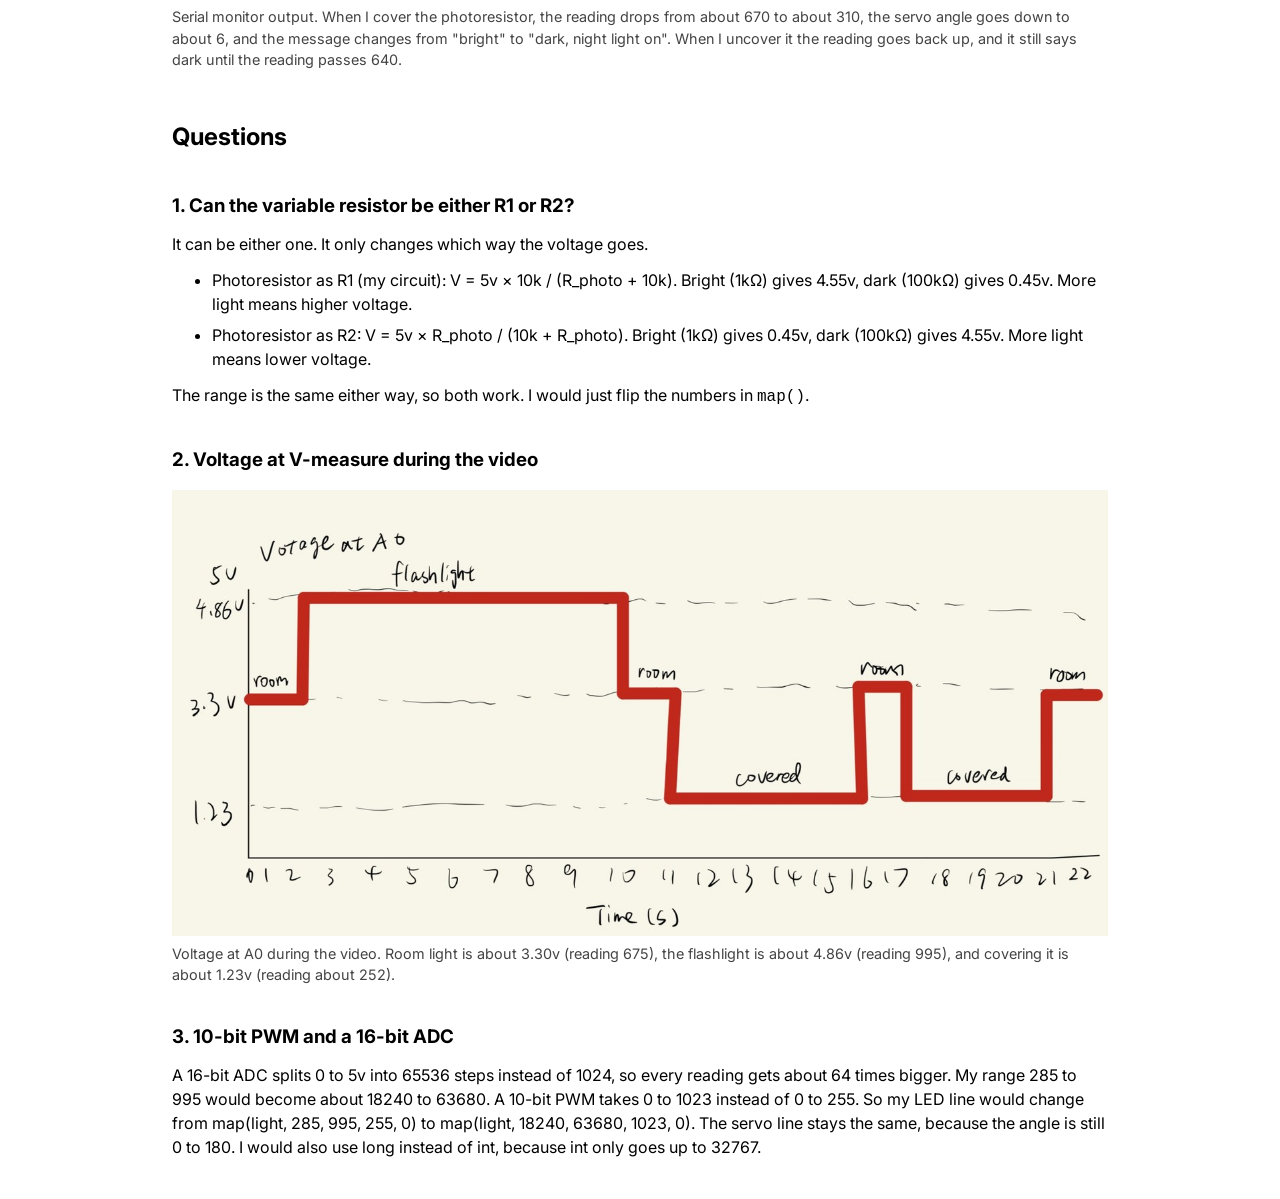
<file: docs/a3.html>
<!DOCTYPE html>
<html>
  <head>
    <meta charset="utf-8" />
    <meta name="viewport" content="width=device-width, maximum-scale=1.0" />

    <title>Antares Yuan's HCDE 439 Assignment 3: Input Output!</title>

    <link href="style.css" rel="stylesheet" type="text/css" />
  </head>
  <body>
    <p class="back"><a href="index.html">&larr; Back to home</a></p>
    <h1>Assignment 3: Input Output!</h1>
    <p class="intro">
      For this smart home prototype, a photoresistor senses how bright the
      room is. A servo works like a light gauge: the brighter the room, the
      further it turns. A red LED works like a night light: the darker the
      room, the brighter it gets.
    </p>

    <section>
      <h2>Schematic</h2>
      <figure>
        <img
          src="a3-schematic.jpg"
          alt="Hand-drawn schematic: 5v goes through photoresistor R1 to A0 and then through 10k ohm R2 to ground; the servo signal is on pin 9 with power from 5v; pin 6 drives a 220 ohm resistor and a red LED to ground"
        />
        <figcaption>
          The photoresistor (R1) and a 10k&Omega; resistor (R2) make a voltage
          divider, and A0 reads the voltage in the middle. The servo signal is
          on pin 9, and the LED is on pin 6 through a 220&Omega; resistor.
        </figcaption>
      </figure>
      <figure>
        <img
          src="a3-calculation.jpg"
          alt="Handwritten calculations for R2, the voltages at A0, the dark threshold and the LED resistor"
        />
        <figcaption>
          Calculations. R2 = &radic;(1k&Omega; &times; 100k&Omega;) =
          10k&Omega;. With R2 = 10k&Omega;, A0 reads from 285 (1.39v, covered)
          to 995 (4.86v, flashlight), which are the numbers I use in
          <code>constrain()</code> and <code>map()</code>. The dark threshold
          640 is halfway between them.
        </figcaption>
      </figure>
    </section>

    <section>
      <h2>Circuit</h2>
      <figure>
        <img
          src="a3-circuit.jpg"
          alt="Top-down photo of the breadboard with the photoresistor, resistors, LED and servo wired to the Arduino Uno"
        />
        <figcaption>
          The circuit on a breadboard. The yellow wire goes from A0 to the row
          between the photoresistor and the 10k&Omega; resistor. The servo is
          on pin 9 and the LED is on pin 6.
        </figcaption>
      </figure>
    </section>

    <section>
      <h2>Code</h2>
      <p>
        The servo part is based on the Arduino "Knob" example (File &gt;
        Examples &gt; Servo &gt; Knob).
      </p>
      <pre><code>// include the servo library
#include &lt;Servo.h&gt;

// create a servo object
Servo myServo;
// lowest sensor value
int darkest = 285;
// highest sensor value
int brightest = 995;
// sensor value where the room counts as dark
int darkLevel = 640;

// runs once when the Arduino is powered up
void setup() {
  // begin serial communication at 9600 baud
  Serial.begin(9600);
  // attach the servo to pin 9
  myServo.attach(9);
  // set pin 6 as an output
  pinMode(6, OUTPUT);
}

// runs over and over until the Arduino is powered off
void loop() {
  // read the analog in value
  int val = analogRead(A0);
  // limit the sensor value to between 285 and 995
  int light = constrain(val, darkest, brightest);
  // map it to the range of the servo angle
  int angle = map(light, darkest, brightest, 0, 180);
  // move the servo to the angle
  myServo.write(angle);
  // map it to the range of the analog out, reversed
  int ledValue = map(light, darkest, brightest, 255, 0);
  // change the analog out value
  analogWrite(6, ledValue);

  // print a string
  Serial.print("light = ");
  // print the sensor value
  Serial.print(val);
  // print a string
  Serial.print("\t angle = ");
  // print the servo angle
  Serial.print(angle);
  // check if the sensor value is below the dark level
  if (val &lt; darkLevel) {
    // print a string with a new line
    Serial.println("\t dark, night light on");
  } else {
    // print a string with a new line
    Serial.println("\t bright");
  }

  // wait 100 ms
  delay(100);
}</code></pre>
    </section>

    <section>
      <h2>Circuit in action</h2>
      <figure>
        <video
          src="a3-demo.mp4"
          controls
          muted
          loop
          playsinline
          width="100%"
        ></video>
        <figcaption>
          With the flashlight the servo turns toward 180 degrees and the LED
          turns off. When I cover the photoresistor, the servo goes to 0
          degrees and the LED is fully on.
        </figcaption>
      </figure>
      <figure>
        <img
          src="a3-serial.png"
          alt="Serial monitor output showing light readings, servo angles and dark or bright"
        />
        <figcaption>
          Serial monitor output. When I cover the photoresistor, the reading
          drops from about 670 to about 310, the servo angle goes down to
          about 6, and the message changes from "bright" to "dark, night light
          on". When I uncover it the reading goes back up, and it still says
          dark until the reading passes 640.
        </figcaption>
      </figure>
    </section>

    <section>
      <h2>Questions</h2>

      <h3>1. Can the variable resistor be either R1 or R2?</h3>
      <p>
        It can be either one. It only changes which way the voltage goes.
      </p>
      <ul>
        <li>
          Photoresistor as R1 (my circuit): V = 5v &times; 10k / (R_photo +
          10k). Bright (1k&Omega;) gives 4.55v, dark (100k&Omega;) gives
          0.45v. More light means higher voltage.
        </li>
        <li>
          Photoresistor as R2: V = 5v &times; R_photo / (10k + R_photo).
          Bright (1k&Omega;) gives 0.45v, dark (100k&Omega;) gives 4.55v. More
          light means lower voltage.
        </li>
      </ul>
      <p>
        The range is the same either way, so both work. I would just flip the
        numbers in <code>map()</code>.
      </p>

      <h3>2. Voltage at V-measure during the video</h3>
      <figure>
        <img
          src="a3-q2-graph.jpg"
          alt="Hand-drawn graph of voltage at A0 over 22.5 seconds: 3.30v in room light, 4.86v with the flashlight, and 1.23v when covered"
        />
        <figcaption>
          Voltage at A0 during the video. Room light is about 3.30v (reading
          675), the flashlight is about 4.86v (reading 995), and covering it
          is about 1.23v (reading about 252).
        </figcaption>
      </figure>

      <h3>3. 10-bit PWM and a 16-bit ADC</h3>
      <p>
        A 16-bit ADC splits 0 to 5v into 65536 steps instead of 1024, so every
        reading gets about 64 times bigger. My range 285 to 995 would become
        about 18240 to 63680. A 10-bit PWM takes 0 to 1023 instead of 0 to
        255. So my LED line would change from map(light, 285, 995, 255, 0) to
        map(light, 18240, 63680, 1023, 0). The servo line stays the same,
        because the angle is still 0 to 180. I would also use long instead of
        int, because int only goes up to 32767.
      </p>
    </section>
  </body>
</html>
</file>
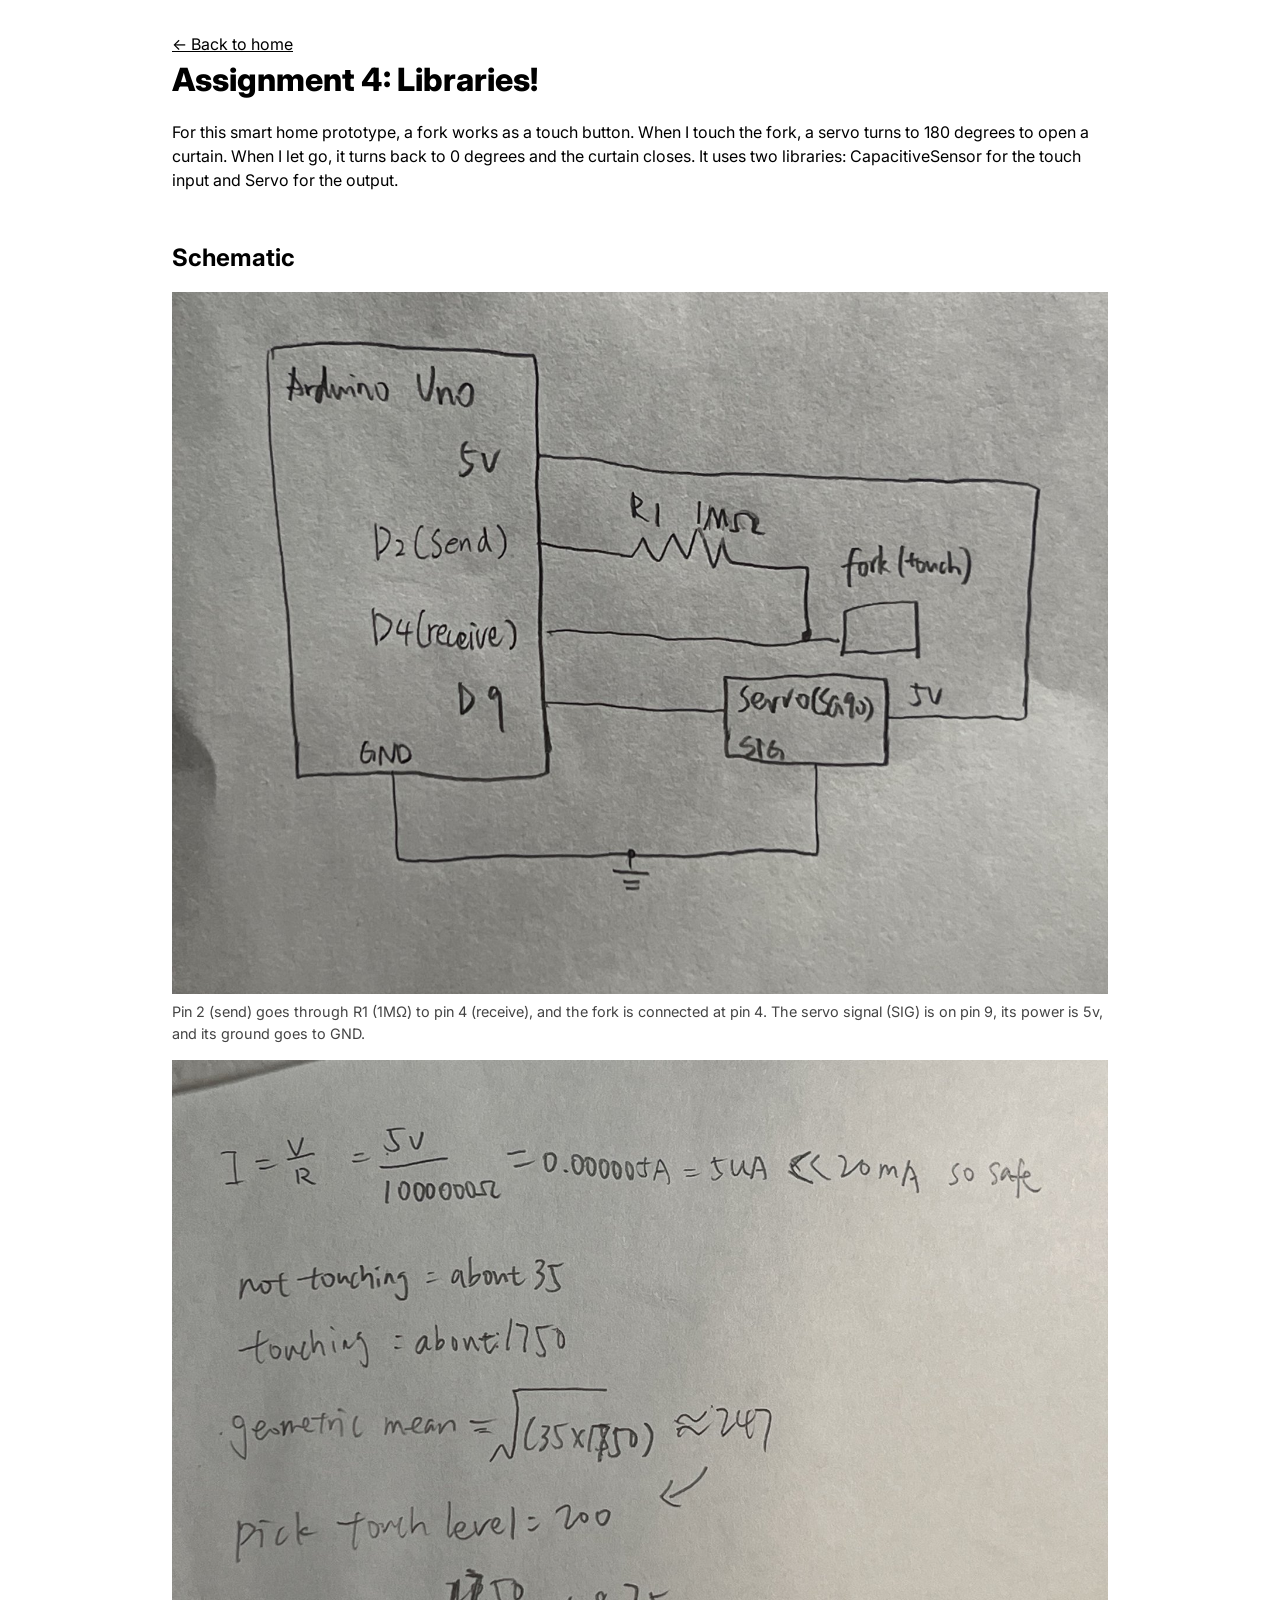
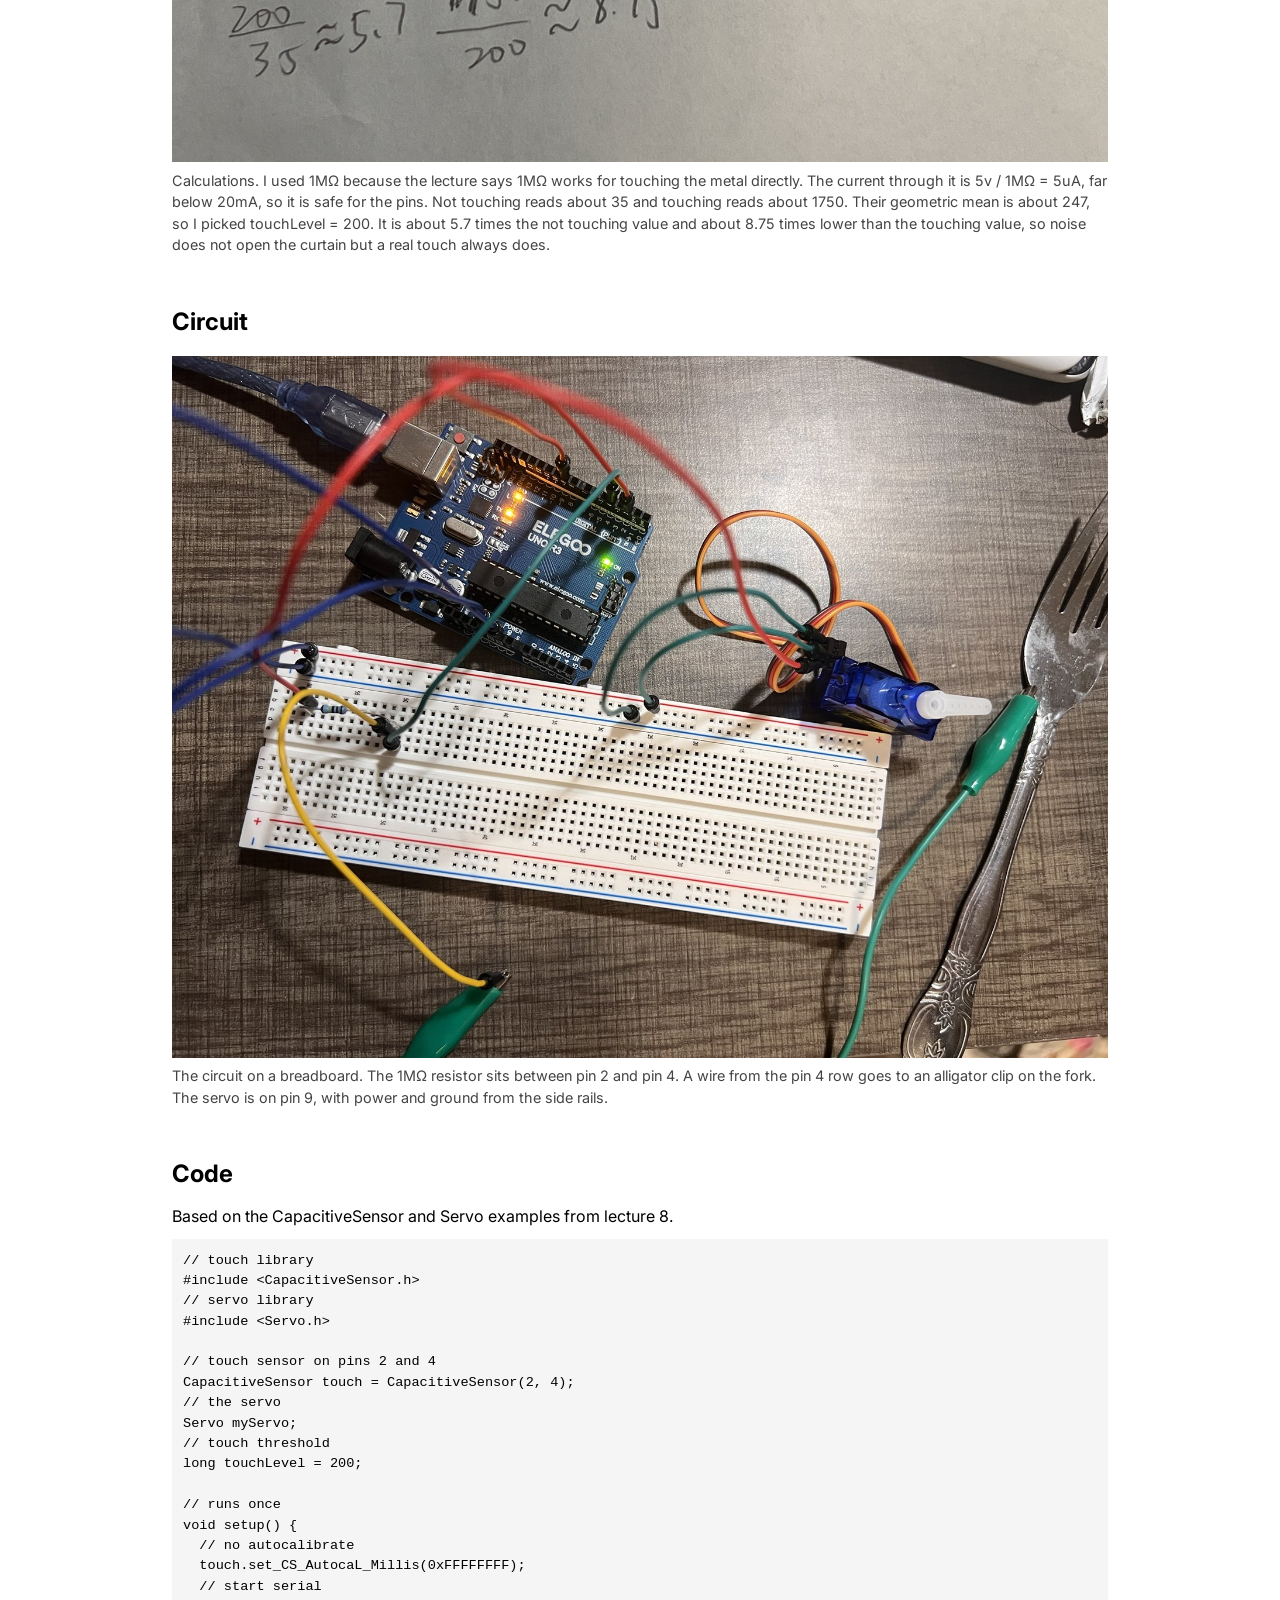
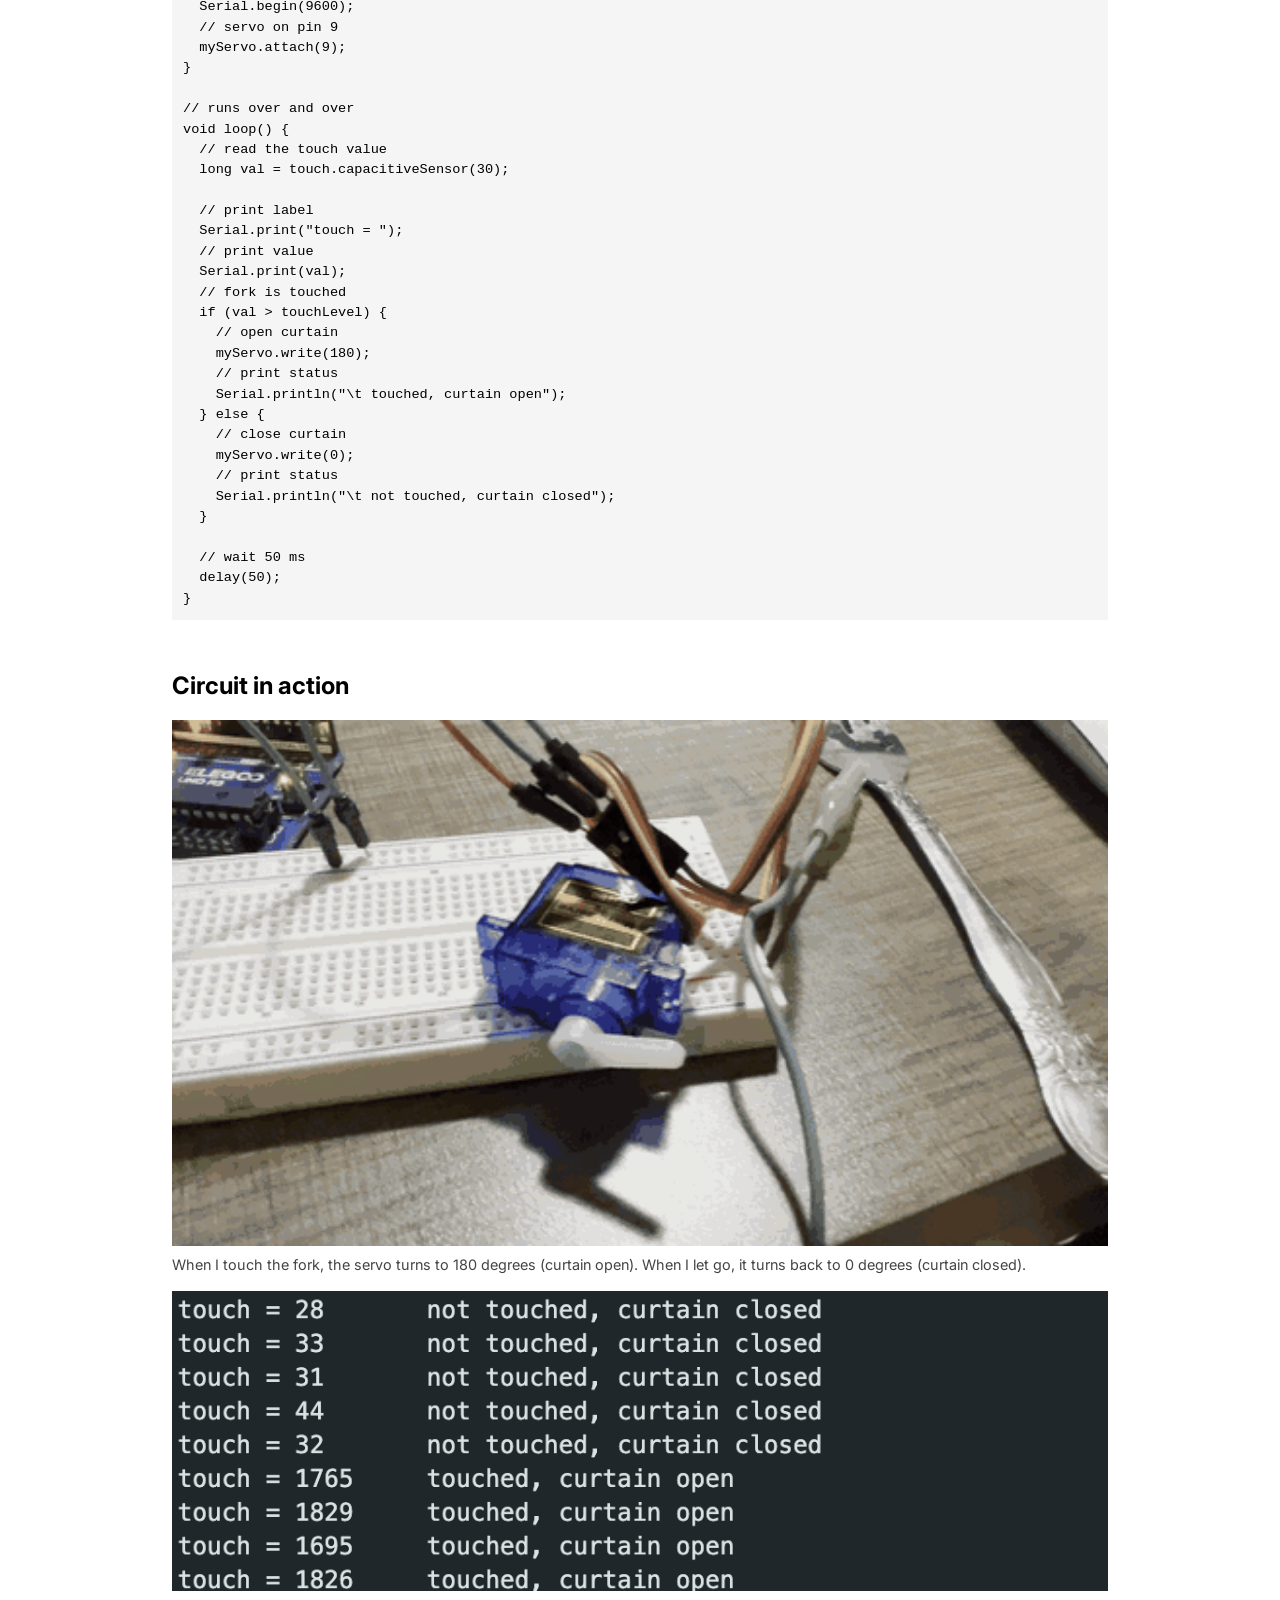
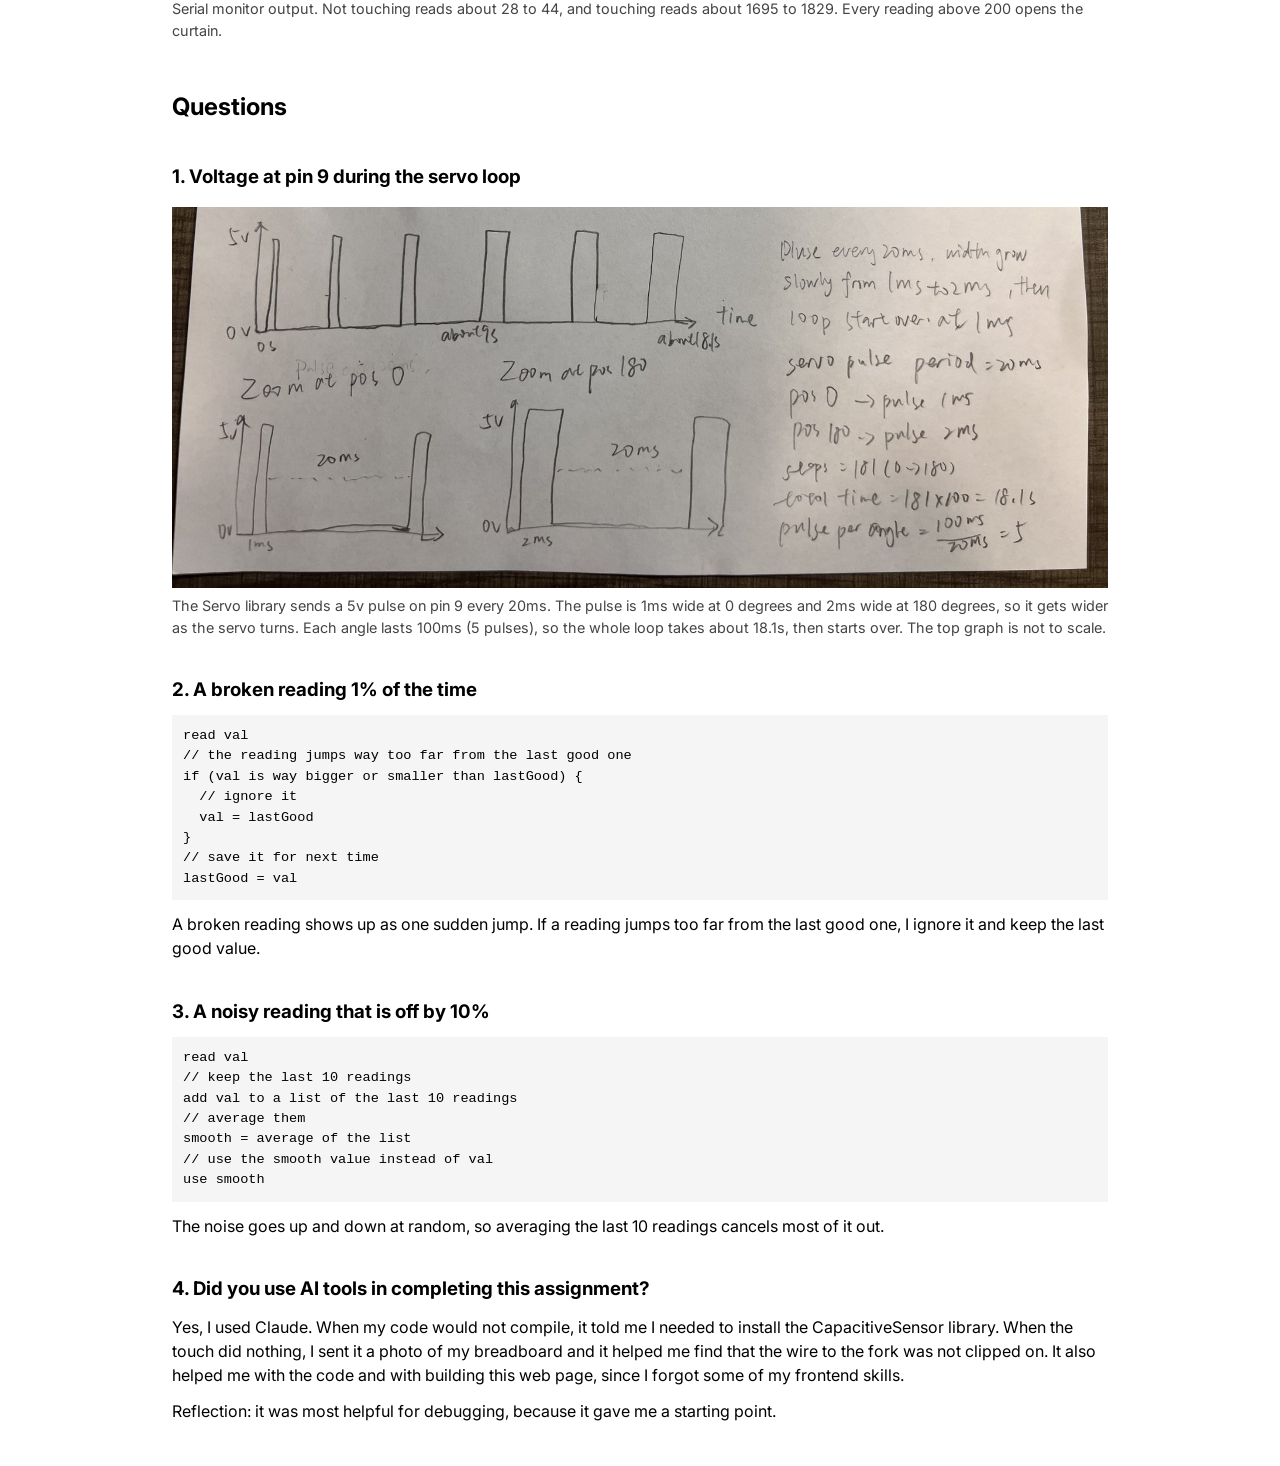
<file: docs/a4.html>
<!DOCTYPE html>
<html>
  <head>
    <meta charset="utf-8" />
    <meta name="viewport" content="width=device-width, maximum-scale=1.0" />

    <title>Antares Yuan's HCDE 439 Assignment 4: Libraries!</title>

    <link href="style.css" rel="stylesheet" type="text/css" />
  </head>
  <body>
    <p class="back"><a href="index.html">&larr; Back to home</a></p>
    <h1>Assignment 4: Libraries!</h1>
    <p class="intro">
      For this smart home prototype, a fork works as a touch button. When I
      touch the fork, a servo turns to 180 degrees to open a curtain. When I
      let go, it turns back to 0 degrees and the curtain closes. It uses two
      libraries: CapacitiveSensor for the touch input and Servo for the
      output.
    </p>

    <section>
      <h2>Schematic</h2>
      <figure>
        <img
          src="a4-schematic.jpg"
          alt="Hand-drawn schematic: pin 2 (send) goes through a 1M ohm resistor R1 to pin 4 (receive) and the fork; the servo signal is on pin 9, servo power on 5v, and ground to GND"
        />
        <figcaption>
          Pin 2 (send) goes through R1 (1M&Omega;) to pin 4 (receive), and
          the fork is connected at pin 4. The servo signal (SIG) is on pin 9,
          its power is 5v, and its ground goes to GND.
        </figcaption>
      </figure>
      <figure>
        <img
          src="a4-calculation.jpg"
          alt="Handwritten calculations for the current through the 1M ohm resistor and the touch threshold"
        />
        <figcaption>
          Calculations. I used 1M&Omega; because the lecture says 1M&Omega;
          works for touching the metal directly. The current through it is
          5v / 1M&Omega; = 5uA, far below 20mA, so it is safe for the pins.
          Not touching reads about 35 and touching reads about 1750. Their
          geometric mean is about 247, so I picked touchLevel = 200. It is
          about 5.7 times the not touching value and about 8.75 times lower
          than the touching value, so noise does not open the curtain but a
          real touch always does.
        </figcaption>
      </figure>
    </section>

    <section>
      <h2>Circuit</h2>
      <figure>
        <img
          src="a4-circuit.jpg"
          alt="Photo of the breadboard with the 1M ohm resistor, the servo and a fork connected with an alligator clip to the Arduino Uno"
        />
        <figcaption>
          The circuit on a breadboard. The 1M&Omega; resistor sits between
          pin 2 and pin 4. A wire from the pin 4 row goes to an alligator
          clip on the fork. The servo is on pin 9, with power and ground from
          the side rails.
        </figcaption>
      </figure>
    </section>

    <section>
      <h2>Code</h2>
      <p>
        Based on the CapacitiveSensor and Servo examples from lecture 8.
      </p>
      <pre><code>// touch library
#include &lt;CapacitiveSensor.h&gt;
// servo library
#include &lt;Servo.h&gt;

// touch sensor on pins 2 and 4
CapacitiveSensor touch = CapacitiveSensor(2, 4);
// the servo
Servo myServo;
// touch threshold
long touchLevel = 200;

// runs once
void setup() {
  // no autocalibrate
  touch.set_CS_AutocaL_Millis(0xFFFFFFFF);
  // start serial
  Serial.begin(9600);
  // servo on pin 9
  myServo.attach(9);
}

// runs over and over
void loop() {
  // read the touch value
  long val = touch.capacitiveSensor(30);

  // print label
  Serial.print("touch = ");
  // print value
  Serial.print(val);
  // fork is touched
  if (val &gt; touchLevel) {
    // open curtain
    myServo.write(180);
    // print status
    Serial.println("\t touched, curtain open");
  } else {
    // close curtain
    myServo.write(0);
    // print status
    Serial.println("\t not touched, curtain closed");
  }

  // wait 50 ms
  delay(50);
}</code></pre>
    </section>

    <section>
      <h2>Circuit in action</h2>
      <figure>
        <img
          src="a4-demo.gif"
          alt="Animated gif: touching the fork turns the servo arm, letting go turns it back"
        />
        <figcaption>
          When I touch the fork, the servo turns to 180 degrees (curtain
          open). When I let go, it turns back to 0 degrees (curtain closed).
        </figcaption>
      </figure>
      <figure>
        <img
          src="a4-serial.png"
          alt="Serial monitor output showing touch values around 30 when not touched and around 1800 when touched"
        />
        <figcaption>
          Serial monitor output. Not touching reads about 28 to 44, and
          touching reads about 1695 to 1829. Every reading above 200 opens
          the curtain.
        </figcaption>
      </figure>
    </section>

    <section>
      <h2>Questions</h2>

      <h3>1. Voltage at pin 9 during the servo loop</h3>
      <figure>
        <img
          src="a4-q1-graph.jpg"
          alt="Hand-drawn graph of pin 9 voltage: 5v pulses every 20ms that get wider from 1ms to 2ms over about 18.1 seconds, with zoomed views at pos 0 and pos 180"
        />
        <figcaption>
          The Servo library sends a 5v pulse on pin 9 every 20ms. The pulse
          is 1ms wide at 0 degrees and 2ms wide at 180 degrees, so it gets
          wider as the servo turns. Each angle lasts 100ms (5 pulses), so the
          whole loop takes about 18.1s, then starts over. The top graph is not
          to scale.
        </figcaption>
      </figure>

      <h3>2. A broken reading 1% of the time</h3>
      <pre><code>read val
// the reading jumps way too far from the last good one
if (val is way bigger or smaller than lastGood) {
  // ignore it
  val = lastGood
}
// save it for next time
lastGood = val</code></pre>
      <p>
        A broken reading shows up as one sudden jump. If a reading jumps too
        far from the last good one, I ignore it and keep the last good value.
      </p>

      <h3>3. A noisy reading that is off by 10%</h3>
      <pre><code>read val
// keep the last 10 readings
add val to a list of the last 10 readings
// average them
smooth = average of the list
// use the smooth value instead of val
use smooth</code></pre>
      <p>
        The noise goes up and down at random, so averaging the last 10
        readings cancels most of it out.
      </p>

      <h3>4. Did you use AI tools in completing this assignment?</h3>
      <p>
        Yes, I used Claude. When my code would not compile, it told me I
        needed to install the CapacitiveSensor library. When the touch did
        nothing, I sent it a photo of my breadboard and it helped me find
        that the wire to the fork was not clipped on. It also helped me with
        the code and with building this web page, since I forgot some of my
        frontend skills.
      </p>
      <p>
        Reflection: it was most helpful for debugging, because it gave me a
        starting point.
      </p>
    </section>
  </body>
</html>
</file>
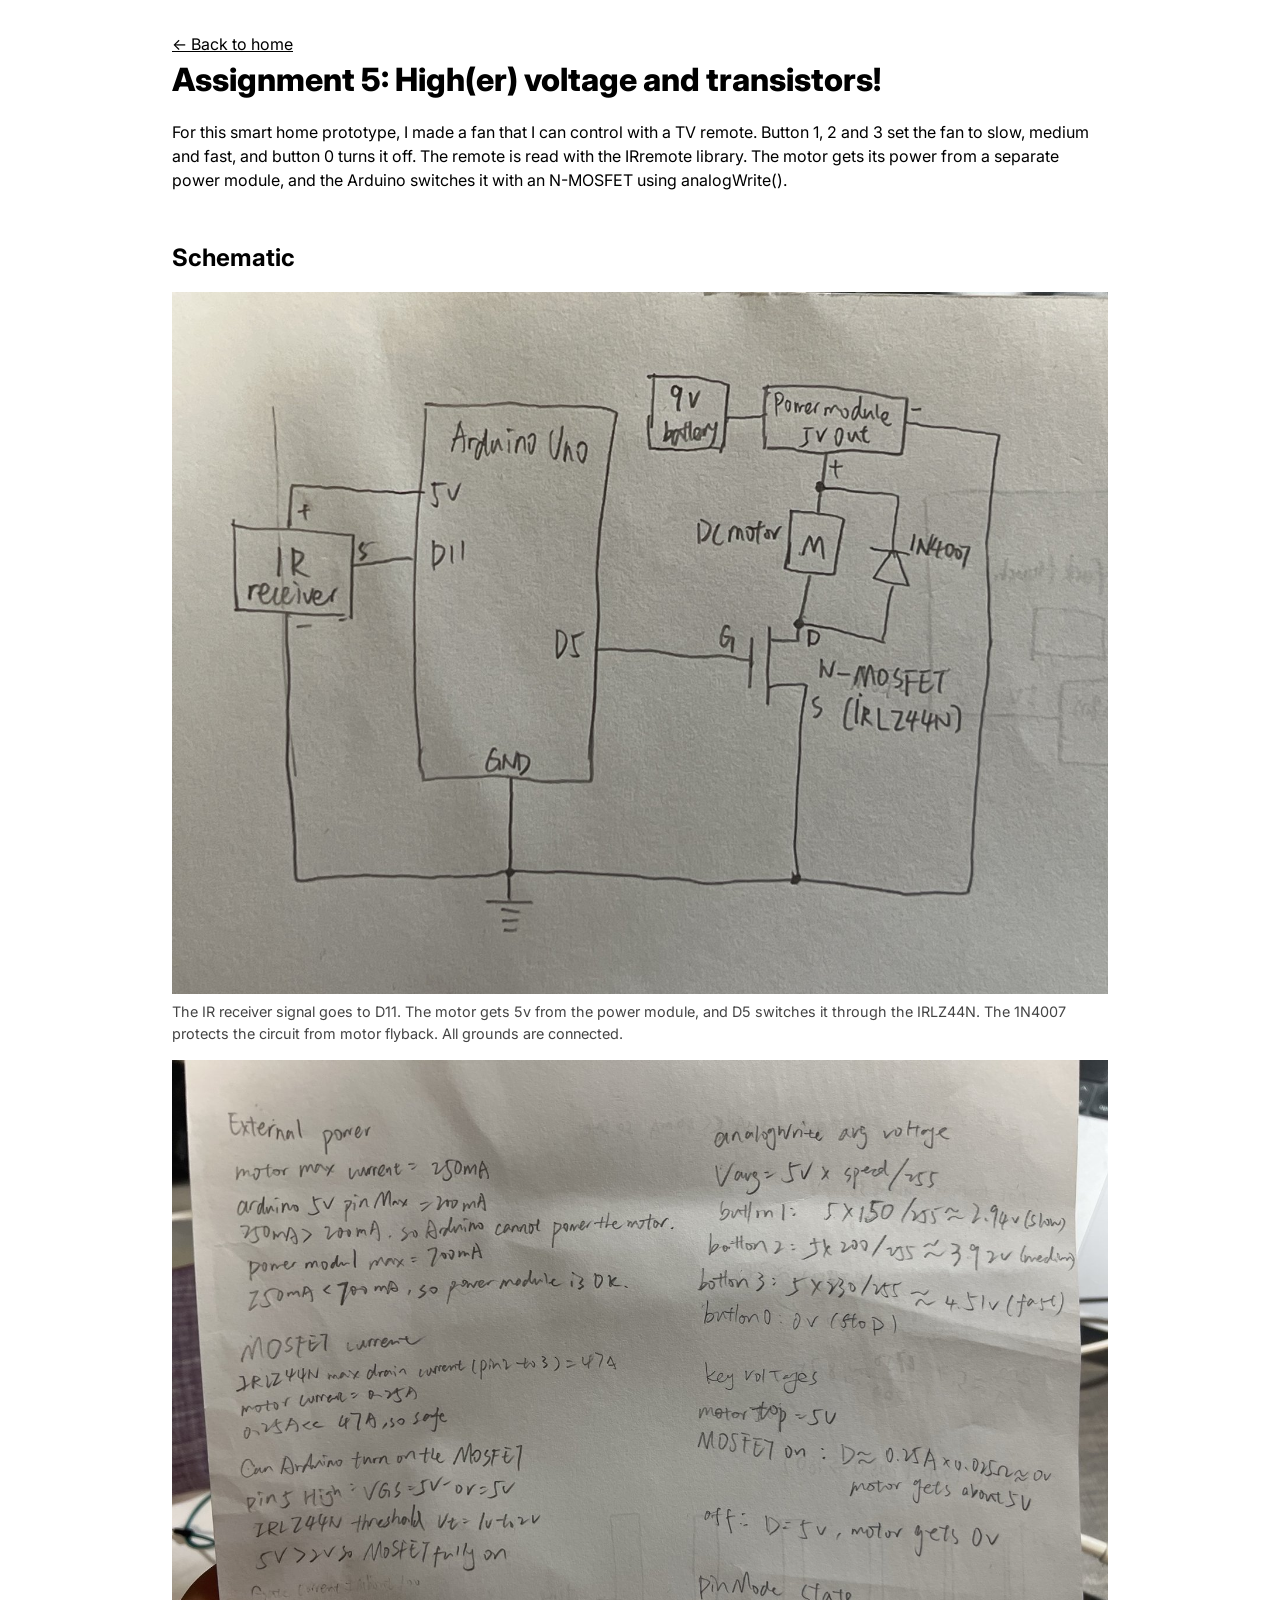
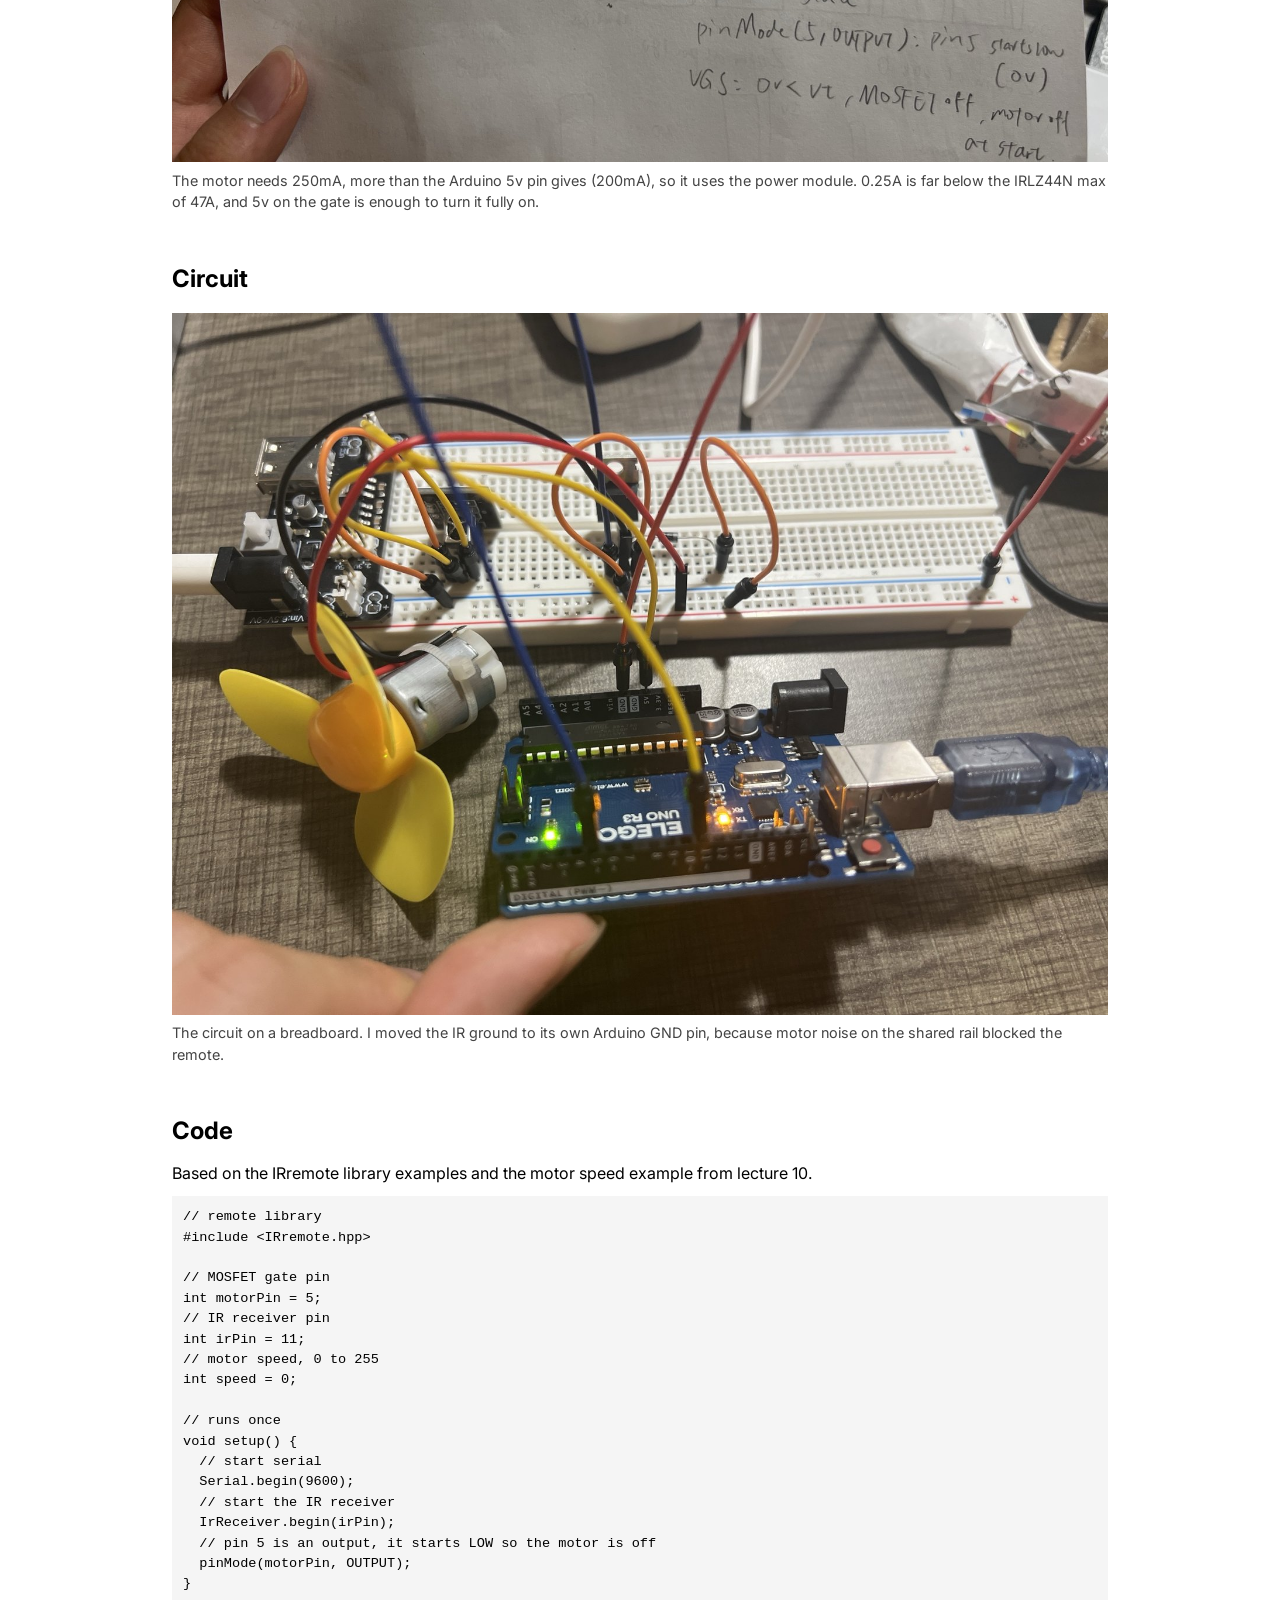
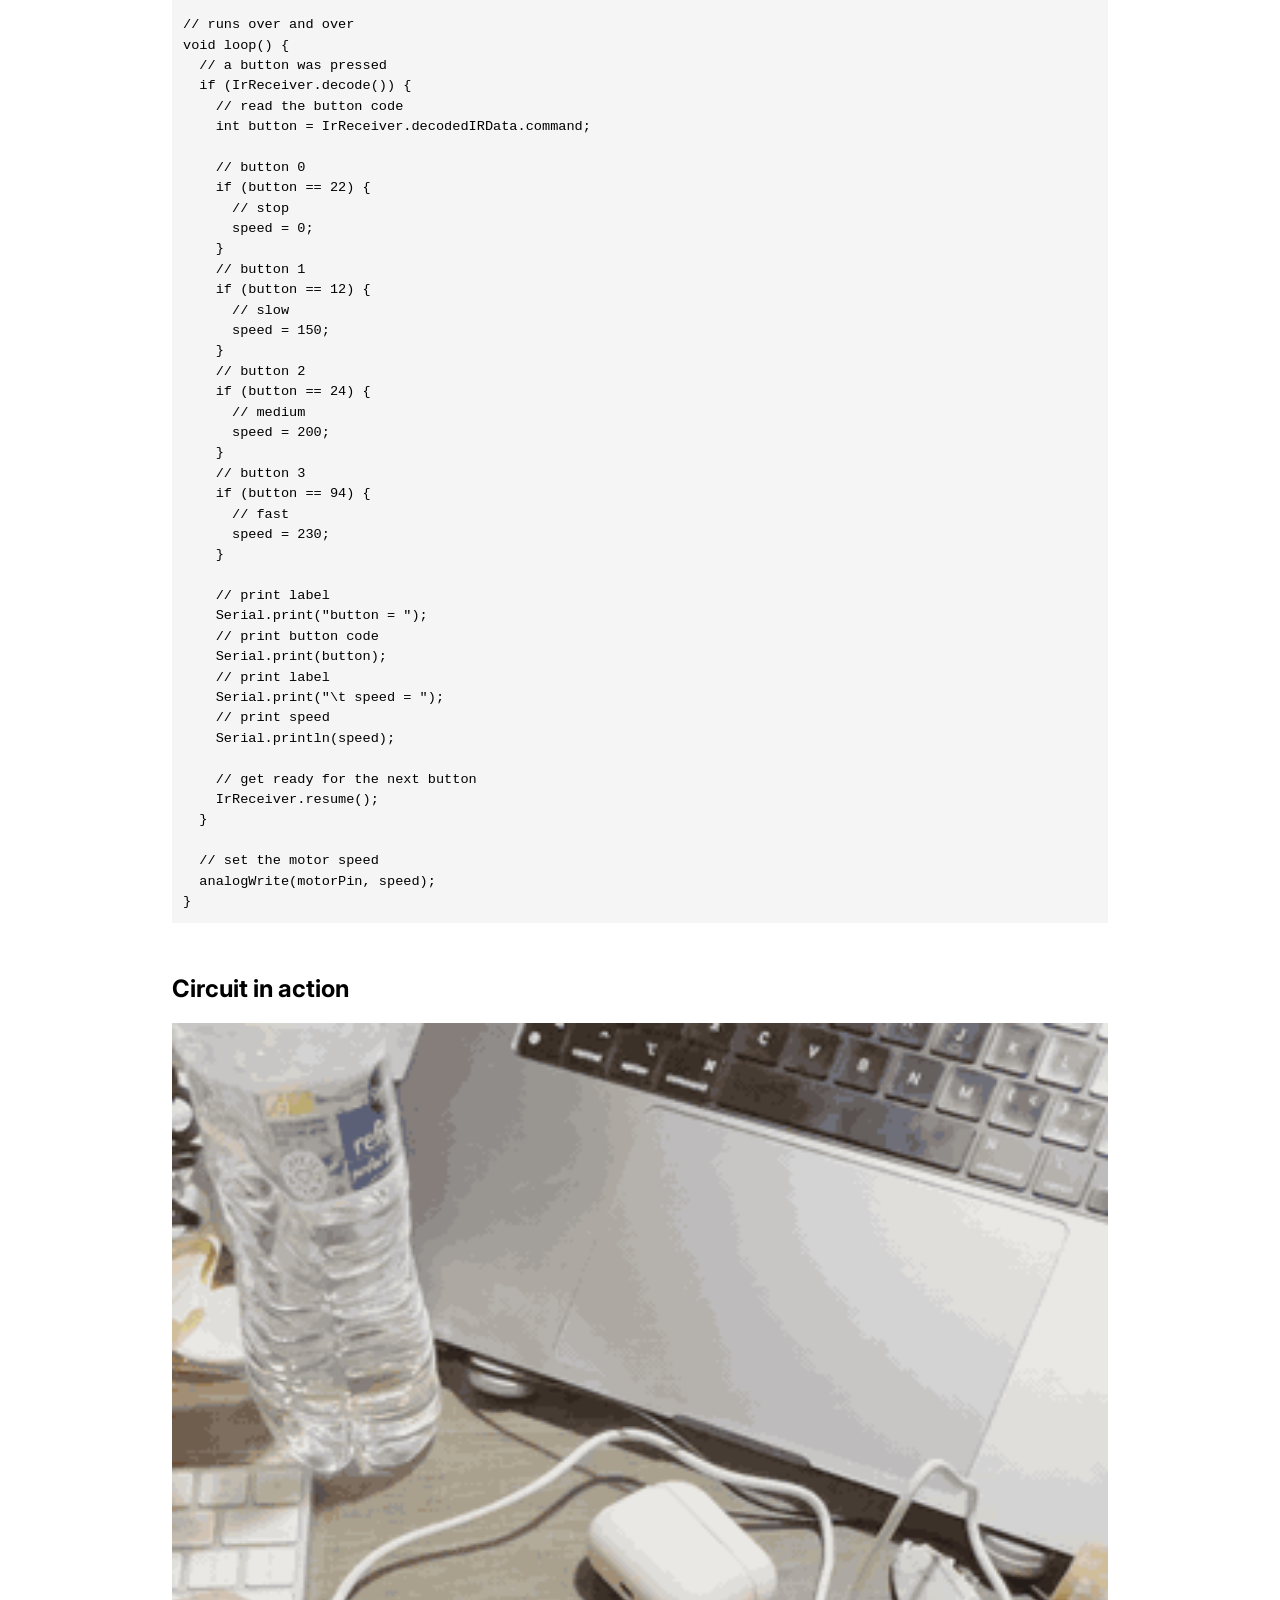
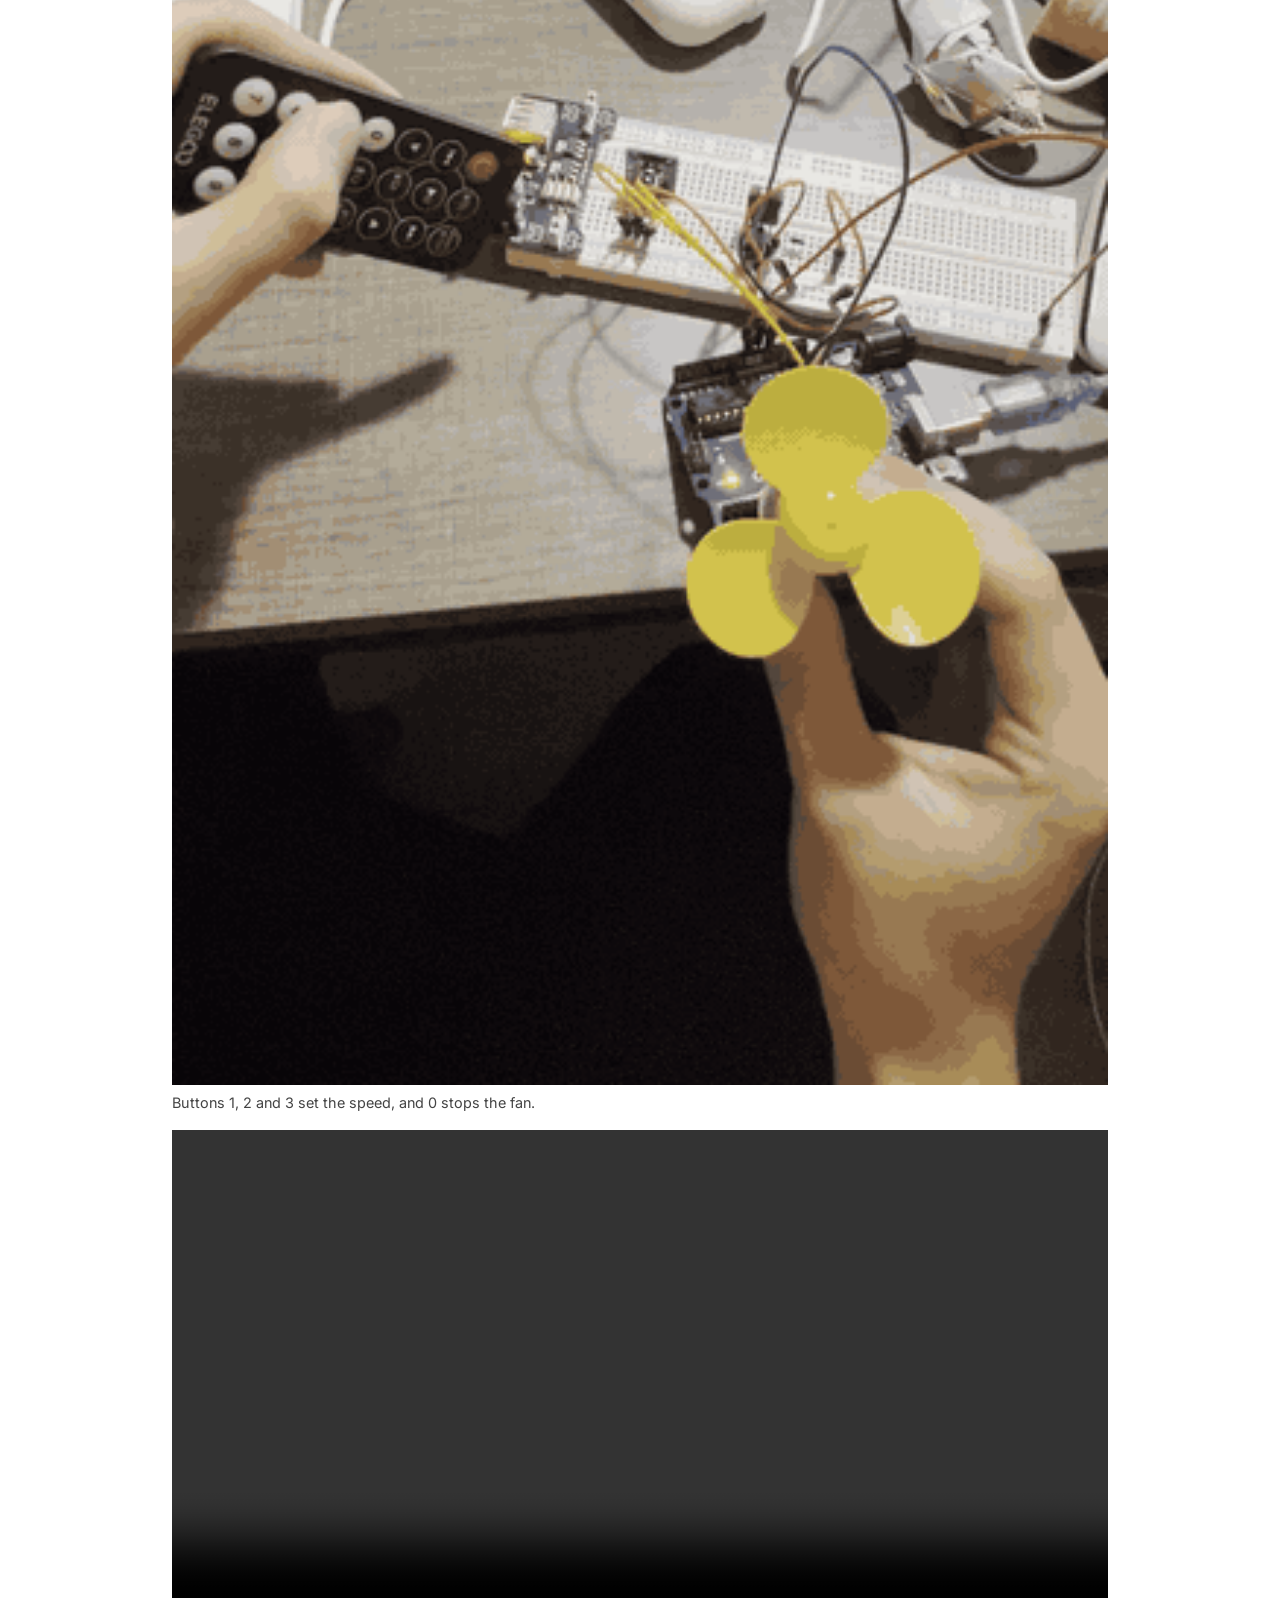
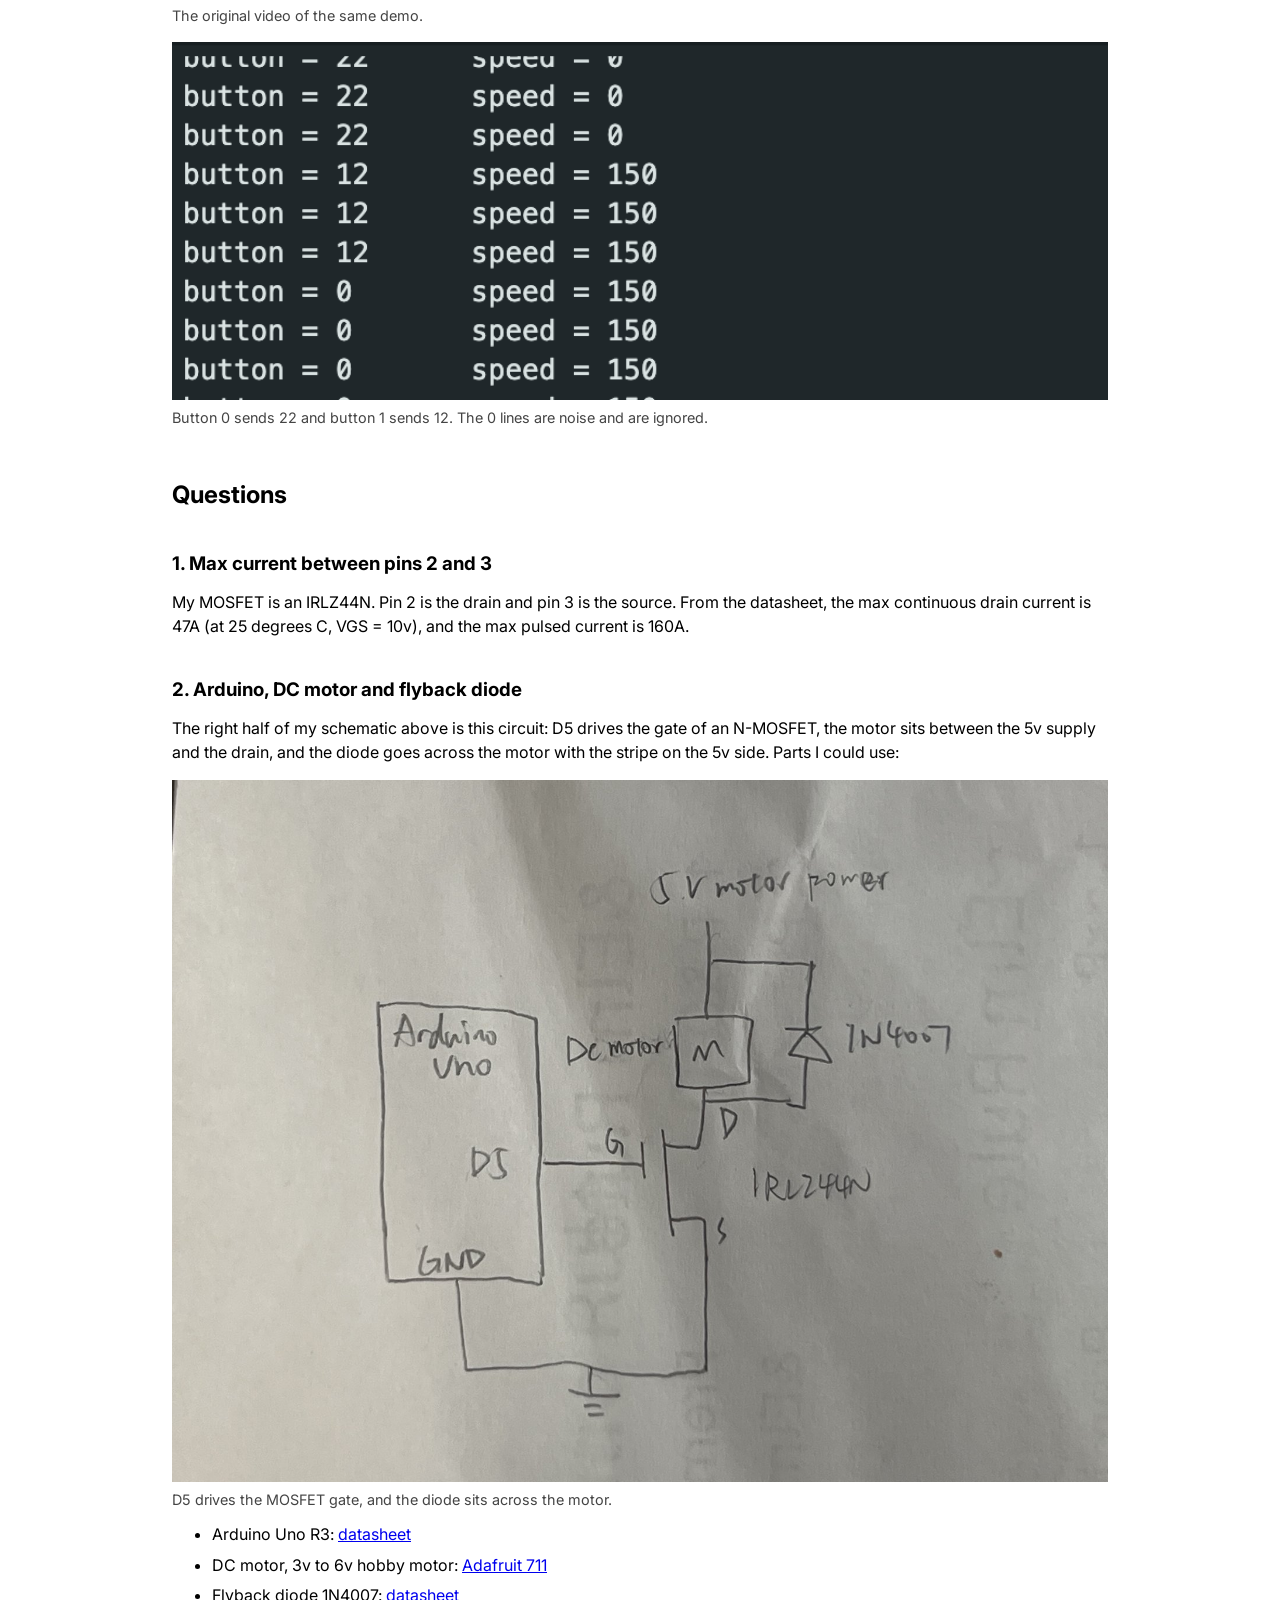
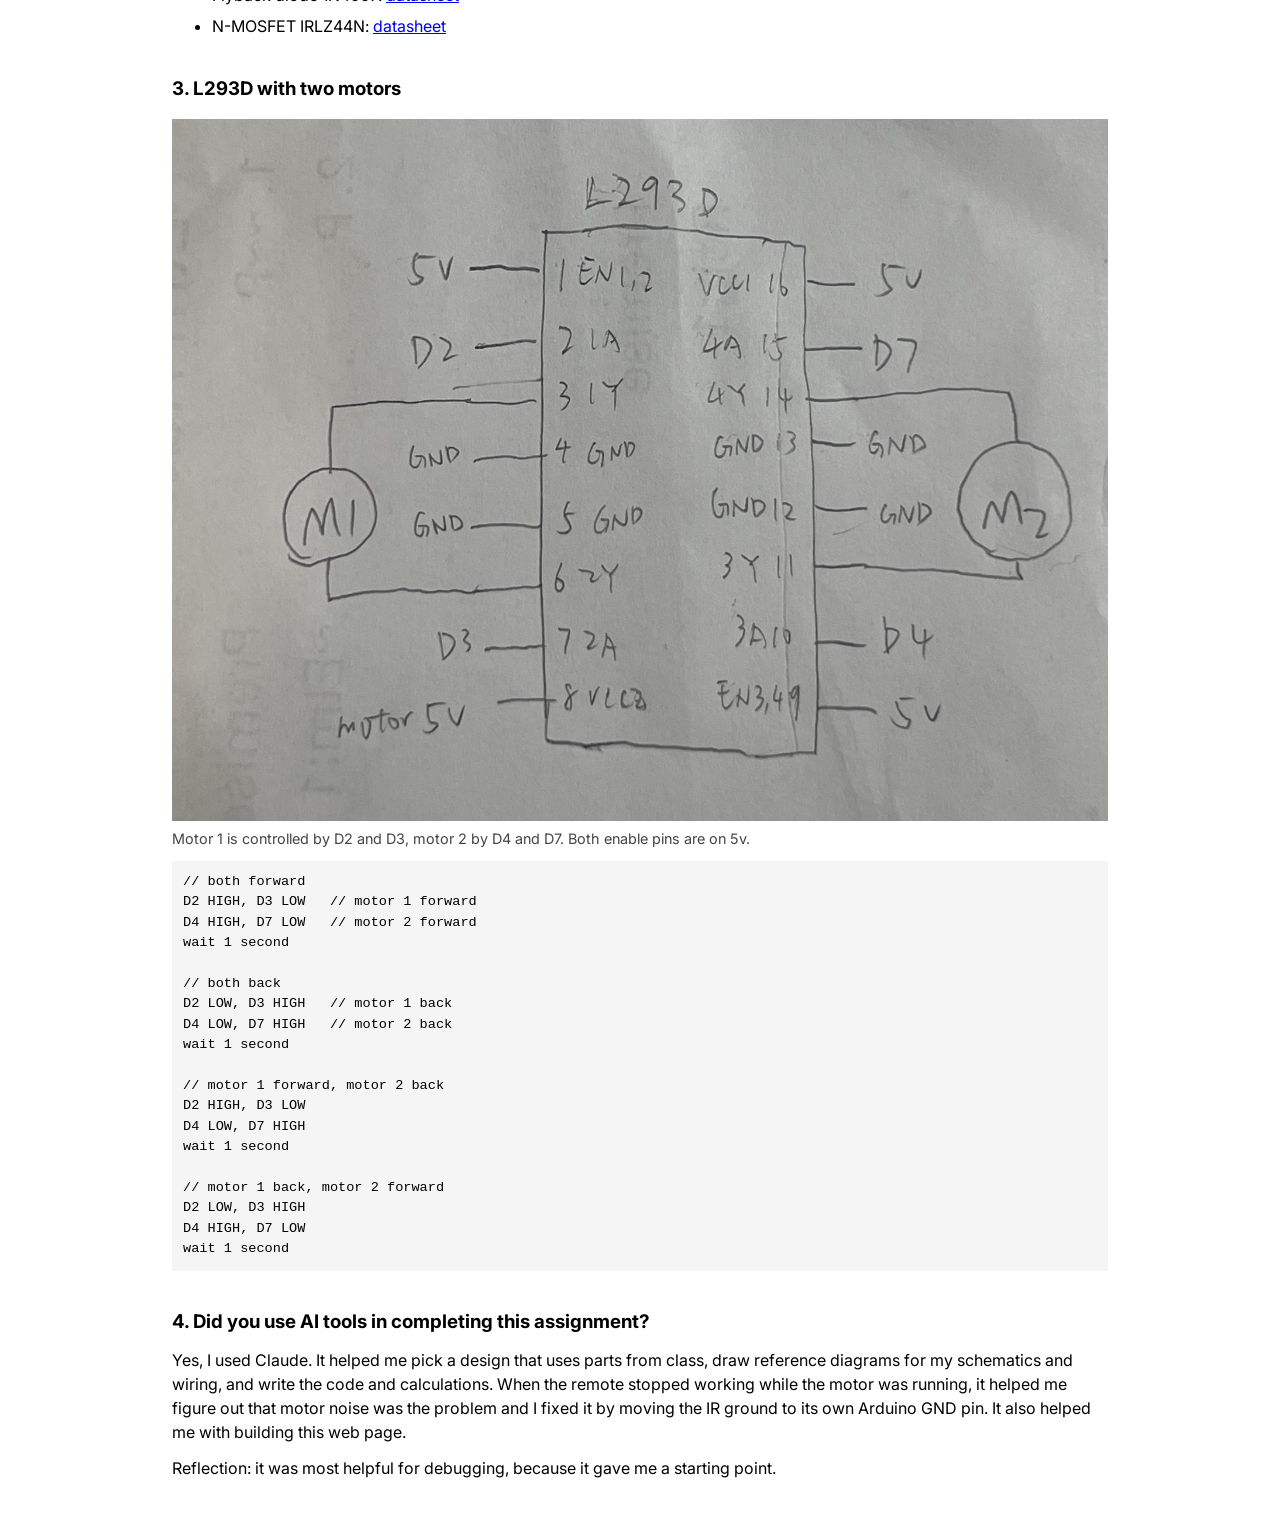
<file: docs/a5.html>
<!DOCTYPE html>
<html>
  <head>
    <meta charset="utf-8" />
    <meta name="viewport" content="width=device-width, maximum-scale=1.0" />

    <title>Antares Yuan's HCDE 439 Assignment 5: High(er) voltage and transistors!</title>

    <link href="style.css" rel="stylesheet" type="text/css" />
  </head>
  <body>
    <p class="back"><a href="index.html">&larr; Back to home</a></p>
    <h1>Assignment 5: High(er) voltage and transistors!</h1>
    <p class="intro">
      For this smart home prototype, I made a fan that I can control with a
      TV remote. Button 1, 2 and 3 set the fan to slow, medium and fast, and
      button 0 turns it off. The remote is read with the IRremote library.
      The motor gets its power from a separate power module, and the Arduino
      switches it with an N-MOSFET using analogWrite().
    </p>

    <section>
      <h2>Schematic</h2>
      <figure>
        <img
          src="a5-schematic.jpg"
          alt="Hand-drawn schematic: IR receiver on 5v, D11 and ground; 9v battery into a power module that gives 5v to a DC motor with a 1N4007 diode across it; the motor goes to the drain of an IRLZ44N MOSFET, the gate is on D5 and the source is on ground; all grounds are connected"
        />
        <figcaption>
          The IR receiver signal goes to D11. The motor gets 5v from the power module, and D5 switches it through the IRLZ44N. The 1N4007 protects the circuit from motor flyback. All grounds are connected.
        </figcaption>
      </figure>
      <figure>
        <img
          src="a5-calculation.jpg"
          alt="Handwritten calculations for external power, MOSFET current, gate voltage, analogWrite average voltages, key voltages and the pinMode state"
        />
        <figcaption>
          The motor needs 250mA, more than the Arduino 5v pin gives (200mA), so it uses the power module. 0.25A is far below the IRLZ44N max of 47A, and 5v on the gate is enough to turn it fully on.
        </figcaption>
      </figure>
    </section>

    <section>
      <h2>Circuit</h2>
      <figure>
        <img
          src="a5-circuit.jpg"
          alt="Photo of the breadboard with the power module, IR receiver, IRLZ44N MOSFET, diode and fan motor connected to the Arduino Uno"
        />
        <figcaption>
          The circuit on a breadboard. I moved the IR ground to its own Arduino GND pin, because motor noise on the shared rail blocked the remote.
        </figcaption>
      </figure>
    </section>

    <section>
      <h2>Code</h2>
      <p>
        Based on the IRremote library examples and the motor speed example
        from lecture 10.
      </p>
      <pre><code>// remote library
#include &lt;IRremote.hpp&gt;

// MOSFET gate pin
int motorPin = 5;
// IR receiver pin
int irPin = 11;
// motor speed, 0 to 255
int speed = 0;

// runs once
void setup() {
  // start serial
  Serial.begin(9600);
  // start the IR receiver
  IrReceiver.begin(irPin);
  // pin 5 is an output, it starts LOW so the motor is off
  pinMode(motorPin, OUTPUT);
}

// runs over and over
void loop() {
  // a button was pressed
  if (IrReceiver.decode()) {
    // read the button code
    int button = IrReceiver.decodedIRData.command;

    // button 0
    if (button == 22) {
      // stop
      speed = 0;
    }
    // button 1
    if (button == 12) {
      // slow
      speed = 150;
    }
    // button 2
    if (button == 24) {
      // medium
      speed = 200;
    }
    // button 3
    if (button == 94) {
      // fast
      speed = 230;
    }

    // print label
    Serial.print("button = ");
    // print button code
    Serial.print(button);
    // print label
    Serial.print("\t speed = ");
    // print speed
    Serial.println(speed);

    // get ready for the next button
    IrReceiver.resume();
  }

  // set the motor speed
  analogWrite(motorPin, speed);
}</code></pre>
    </section>

    <section>
      <h2>Circuit in action</h2>
      <figure>
        <img
          src="a5-demo.gif"
          alt="Animated gif: pressing buttons on the remote makes the fan start, change speed and stop"
        />
        <figcaption>
          Buttons 1, 2 and 3 set the speed, and 0 stops the fan.
        </figcaption>
      </figure>
      <figure>
        <video
          src="a5-demo.mp4"
          controls
          muted
          loop
          playsinline
          width="100%"
        ></video>
        <figcaption>
          The original video of the same demo.
        </figcaption>
      </figure>
      <figure>
        <img
          src="a5-serial.png"
          alt="Serial monitor showing button codes 22 and 12 with speed 0 and 150"
        />
        <figcaption>
          Button 0 sends 22 and button 1 sends 12. The 0 lines are noise and are ignored.
        </figcaption>
      </figure>
    </section>

    <section>
      <h2>Questions</h2>

      <h3>1. Max current between pins 2 and 3</h3>
      <p>
        My MOSFET is an IRLZ44N. Pin 2 is the drain and pin 3 is the source.
        From the datasheet, the max continuous drain current is 47A (at 25
        degrees C, VGS = 10v), and the max pulsed current is 160A.
      </p>

      <h3>2. Arduino, DC motor and flyback diode</h3>
      <p>
        The right half of my schematic above is this circuit: D5 drives the
        gate of an N-MOSFET, the motor sits between the 5v supply and the
        drain, and the diode goes across the motor with the stripe on the 5v
        side. Parts I could use:
      </p>
      <figure>
        <img
          src="a5-q2-schematic.jpg"
          alt="Hand-drawn schematic: Arduino D5 to the gate of an IRLZ44N, DC motor from 5v motor power to the drain, 1N4007 diode across the motor, source to ground"
        />
        <figcaption>
          D5 drives the MOSFET gate, and the diode sits across the motor.
        </figcaption>
      </figure>
      <ul>
        <li>
          Arduino Uno R3:
          <a href="https://docs.arduino.cc/resources/datasheets/A000066-datasheet.pdf">datasheet</a>
        </li>
        <li>
          DC motor, 3v to 6v hobby motor:
          <a href="https://www.adafruit.com/product/711">Adafruit 711</a>
        </li>
        <li>
          Flyback diode 1N4007:
          <a href="https://www.onsemi.com/pdf/datasheet/1n4001-d.pdf">datasheet</a>
        </li>
        <li>
          N-MOSFET IRLZ44N:
          <a href="https://www.infineon.com/dgdl/irlz44npbf.pdf?fileId=5546d462533600a40153567217c32725">datasheet</a>
        </li>
      </ul>

      <h3>3. L293D with two motors</h3>
      <figure>
        <img
          src="a5-q3-schematic.jpg"
          alt="Hand-drawn schematic of an L293D: motor 1 between pins 3 and 6, motor 2 between pins 11 and 14, inputs on D2, D3, D4 and D7, enable pins on 5v"
        />
        <figcaption>
          Motor 1 is controlled by D2 and D3, motor 2 by D4 and D7. Both enable pins are on 5v.
        </figcaption>
      </figure>
      <pre><code>// both forward
D2 HIGH, D3 LOW   // motor 1 forward
D4 HIGH, D7 LOW   // motor 2 forward
wait 1 second

// both back
D2 LOW, D3 HIGH   // motor 1 back
D4 LOW, D7 HIGH   // motor 2 back
wait 1 second

// motor 1 forward, motor 2 back
D2 HIGH, D3 LOW
D4 LOW, D7 HIGH
wait 1 second

// motor 1 back, motor 2 forward
D2 LOW, D3 HIGH
D4 HIGH, D7 LOW
wait 1 second</code></pre>

      <h3>4. Did you use AI tools in completing this assignment?</h3>
      <p>
        Yes, I used Claude. It helped me pick a design that uses parts from
        class, draw reference diagrams for my schematics and wiring, and write
        the code and calculations. When the
        remote stopped working while the motor was running, it helped me
        figure out that motor noise was the problem and I fixed it by moving
        the IR ground to its own Arduino GND pin. It also helped me with
        building this web page.
      </p>
      <p>
        Reflection: it was most helpful for debugging, because it gave me a
        starting point.
      </p>
    </section>
  </body>
</html>
</file>
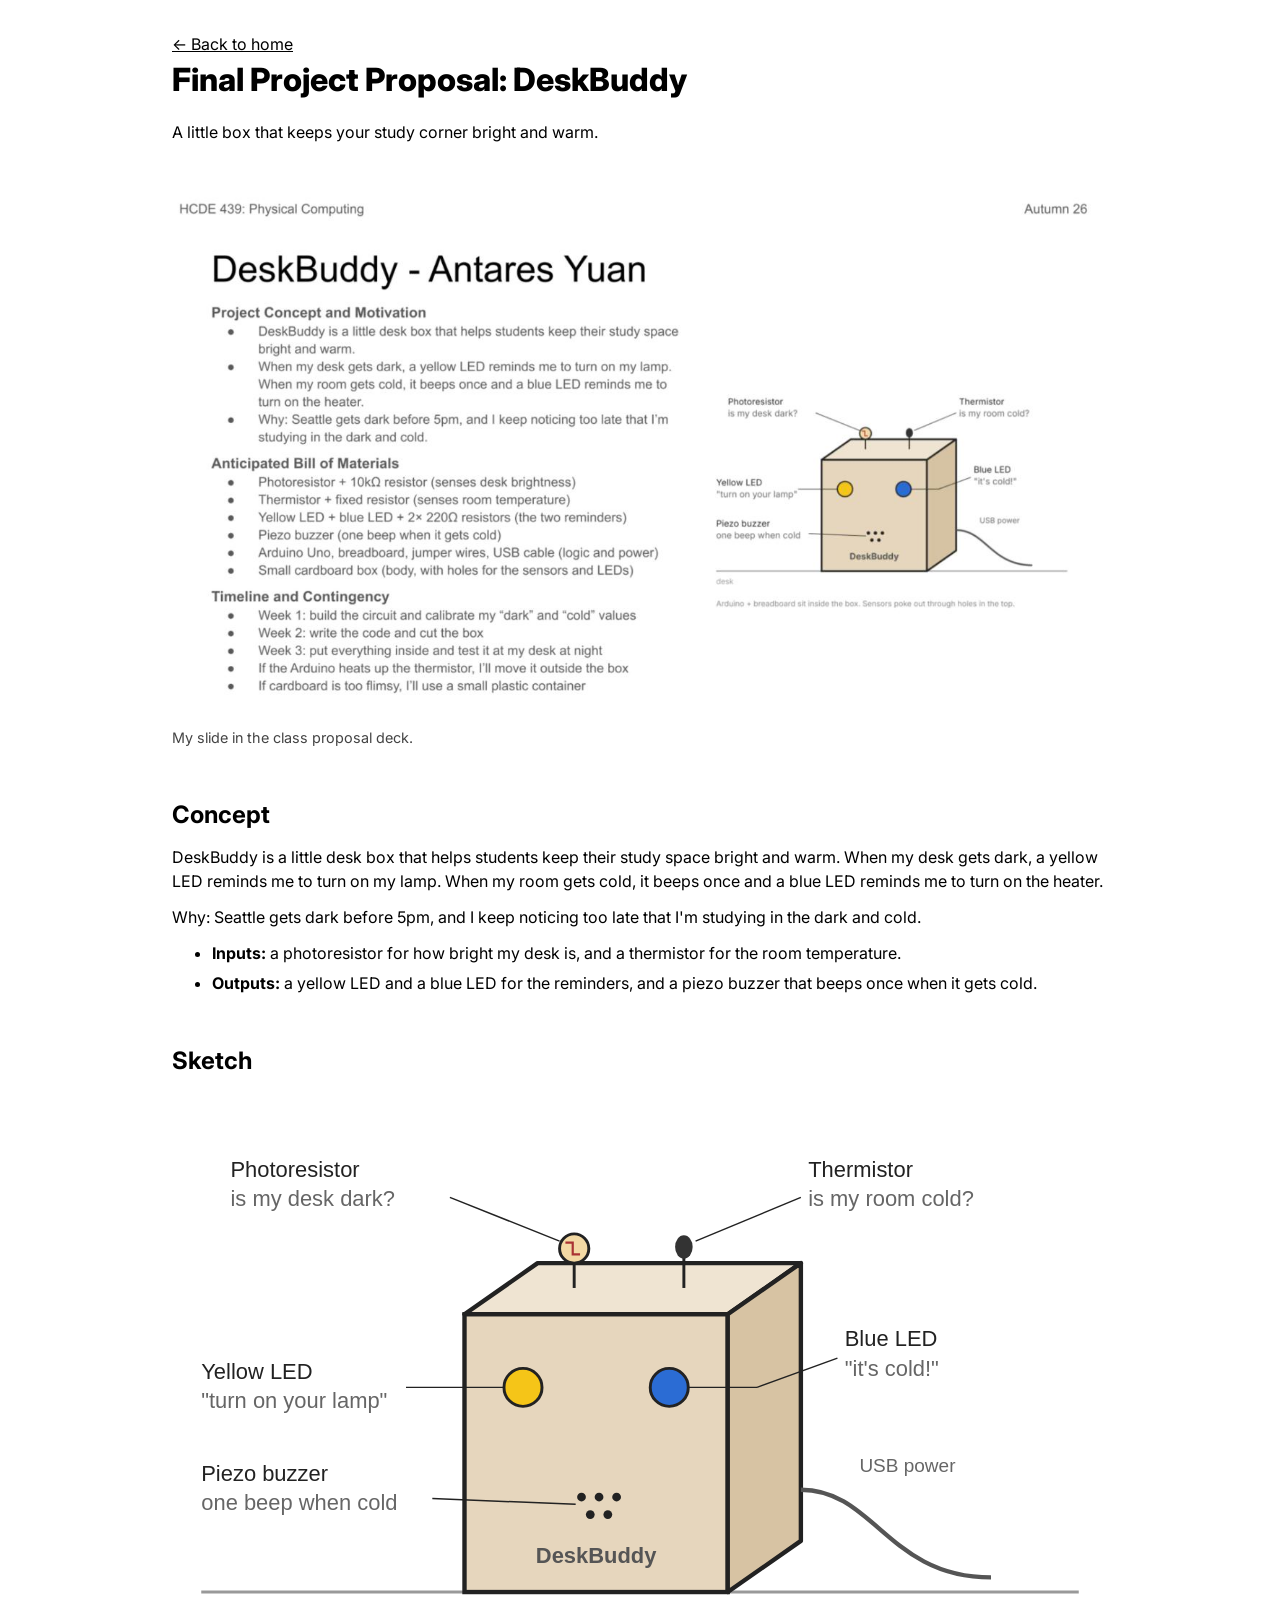
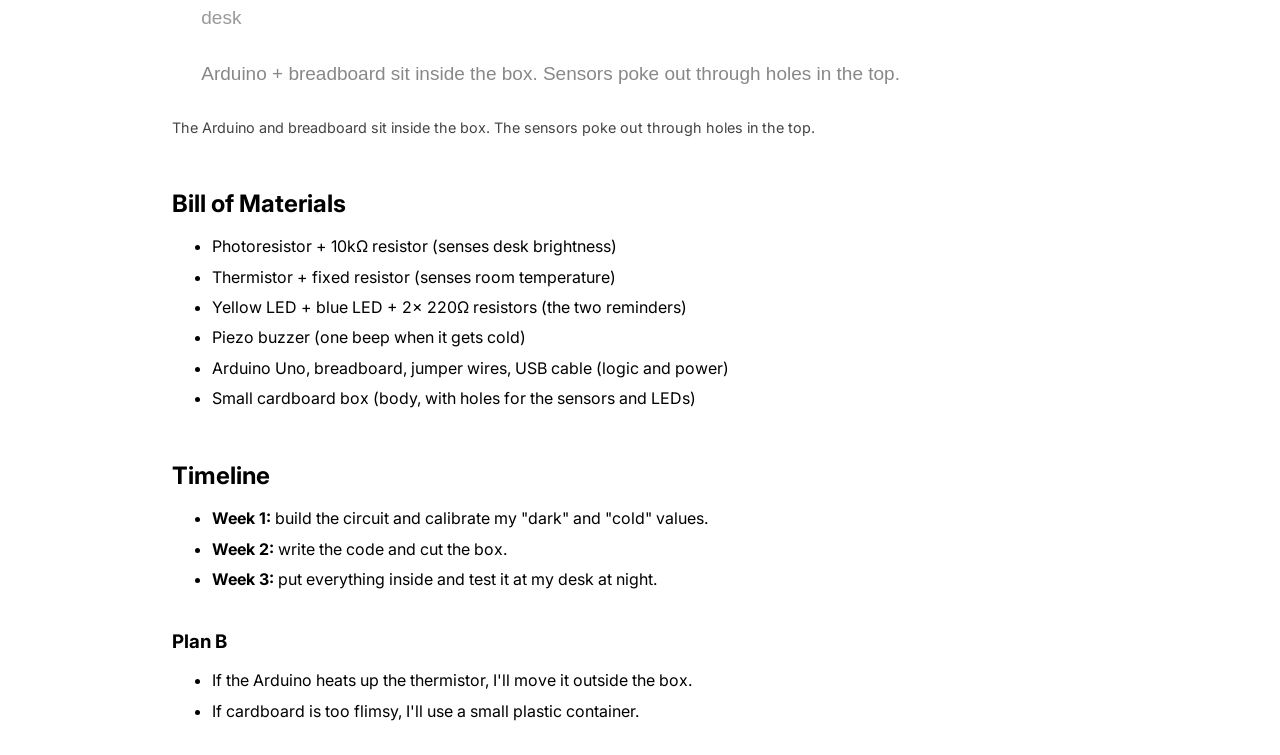
<file: docs/proposal.html>
<!DOCTYPE html>
<html>
  <head>
    <meta charset="utf-8" />
    <meta name="viewport" content="width=device-width, maximum-scale=1.0" />

    <title>Antares Yuan's HCDE 439 Final Project Proposal: DeskBuddy</title>

    <link href="style.css" rel="stylesheet" type="text/css" />
  </head>
  <body>
    <p class="back"><a href="index.html">&larr; Back to home</a></p>
    <h1>Final Project Proposal: DeskBuddy</h1>
    <p class="intro">
      A little box that keeps your study corner bright and warm.
    </p>

    <section>
      <figure>
        <img
          src="proposal-slide.png"
          alt="My proposal slide from the class deck: DeskBuddy, with the concept, bill of materials, timeline, plan B and a sketch of the box"
        />
        <figcaption>My slide in the class proposal deck.</figcaption>
      </figure>
    </section>

    <section>
      <h2>Concept</h2>
      <p>
        DeskBuddy is a little desk box that helps students keep their study
        space bright and warm. When my desk gets dark, a yellow LED reminds me
        to turn on my lamp. When my room gets cold, it beeps once and a blue
        LED reminds me to turn on the heater.
      </p>
      <p>
        Why: Seattle gets dark before 5pm, and I keep noticing too late that
        I'm studying in the dark and cold.
      </p>
      <ul>
        <li>
          <b>Inputs:</b> a photoresistor for how bright my desk is, and a
          thermistor for the room temperature.
        </li>
        <li>
          <b>Outputs:</b> a yellow LED and a blue LED for the reminders, and a
          piezo buzzer that beeps once when it gets cold.
        </li>
      </ul>
    </section>

    <section>
      <h2>Sketch</h2>
      <figure>
        <img
          src="proposal-sketch.svg"
          alt="Sketch of a small box on a desk with a photoresistor and a thermistor on top, a yellow LED, a blue LED and buzzer holes on the front, and a USB cable out the side"
        />
        <figcaption>
          The Arduino and breadboard sit inside the box. The sensors poke out
          through holes in the top.
        </figcaption>
      </figure>
    </section>

    <section>
      <h2>Bill of Materials</h2>
      <ul>
        <li>Photoresistor + 10k&Omega; resistor (senses desk brightness)</li>
        <li>Thermistor + fixed resistor (senses room temperature)</li>
        <li>Yellow LED + blue LED + 2x 220&Omega; resistors (the two reminders)</li>
        <li>Piezo buzzer (one beep when it gets cold)</li>
        <li>Arduino Uno, breadboard, jumper wires, USB cable (logic and power)</li>
        <li>Small cardboard box (body, with holes for the sensors and LEDs)</li>
      </ul>
    </section>

    <section>
      <h2>Timeline</h2>
      <ul>
        <li>
          <b>Week 1:</b> build the circuit and calibrate my "dark" and "cold"
          values.
        </li>
        <li><b>Week 2:</b> write the code and cut the box.</li>
        <li>
          <b>Week 3:</b> put everything inside and test it at my desk at night.
        </li>
      </ul>
      <h3>Plan B</h3>
      <ul>
        <li>
          If the Arduino heats up the thermistor, I'll move it outside the box.
        </li>
        <li>
          If cardboard is too flimsy, I'll use a small plastic container.
        </li>
      </ul>
    </section>
  </body>
</html>
</file>
<file: docs/style.css>
@import url("https://fonts.googleapis.com/css2?family=Inter:wght@100;200;300;400;500;600;700;800;900&display=swap");

*,
*::before,
*::after {
  box-sizing: border-box;
}

* {
  margin: 0;
}

img,
picture,
video,
canvas,
svg {
  display: block;
  max-width: 100%;
}

body {
  font-family: "Inter", sans-serif;
  line-height: 1.5;
  -webkit-font-smoothing: antialiased;
  max-width: 1000px;
  padding: 2em;
  margin: auto;
}

h1 {
  font-weight: 800;
}

h2 {
  font-weight: 700;
}

.header {
  display: flex;
  gap: 1em;
  margin-top: 1em;
}

.header img {
  width: 50%;
  object-fit: cover;
}

.grid {
  display: grid;
  grid-template-columns: repeat(auto-fill, minmax(250px, 1fr));
  gap: 1em;
  margin-top: 2em;
}

.assignment a {
  color: #000;
  text-decoration: none;
}

.assignment a:hover {
  color: #f06;
}

.assignment img {
  aspect-ratio: 1;
  object-fit: cover;
}

.assignment p {
  margin-top: 0.5em;
}

/* Assignment pages */

.back a {
  color: #000;
}

.back a:hover {
  color: #f06;
}

.intro {
  margin-top: 1em;
}

section {
  margin-top: 3em;
}

section h3 {
  margin-top: 2em;
}

section p,
section ul {
  margin-top: 0.75em;
}

section li {
  margin-top: 0.4em;
}

figure {
  margin-top: 1em;
}

figure img {
  width: 100%;
}

figcaption {
  margin-top: 0.5em;
  font-size: 0.9em;
  color: #444;
}

.two-up {
  display: grid;
  grid-template-columns: repeat(auto-fit, minmax(280px, 1fr));
  gap: 1em;
}

pre {
  margin-top: 1em;
  padding: 1em;
  background: #f5f5f5;
  overflow-x: auto;
  font-size: 0.85em;
  line-height: 1.5;
}

code {
  font-family: ui-monospace, SFMono-Regular, Menlo, Consolas, monospace;
}
</file>
